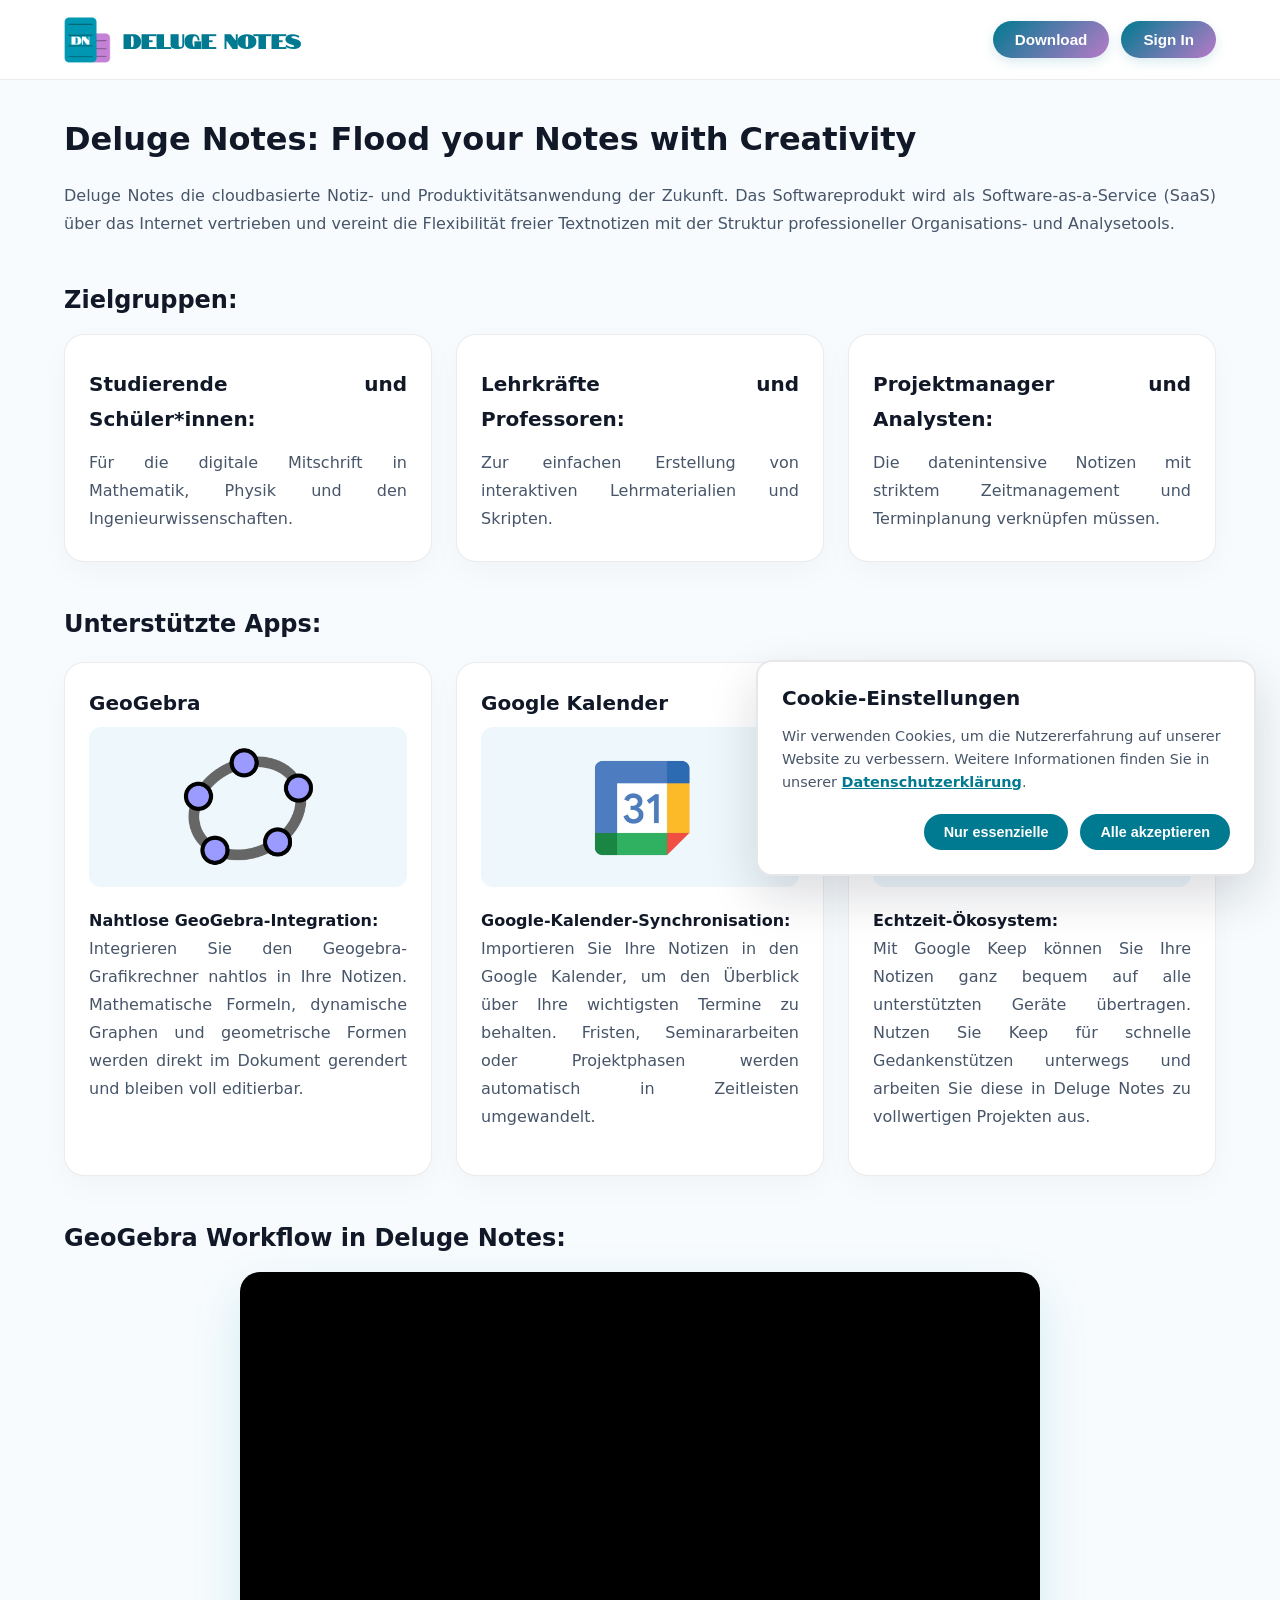
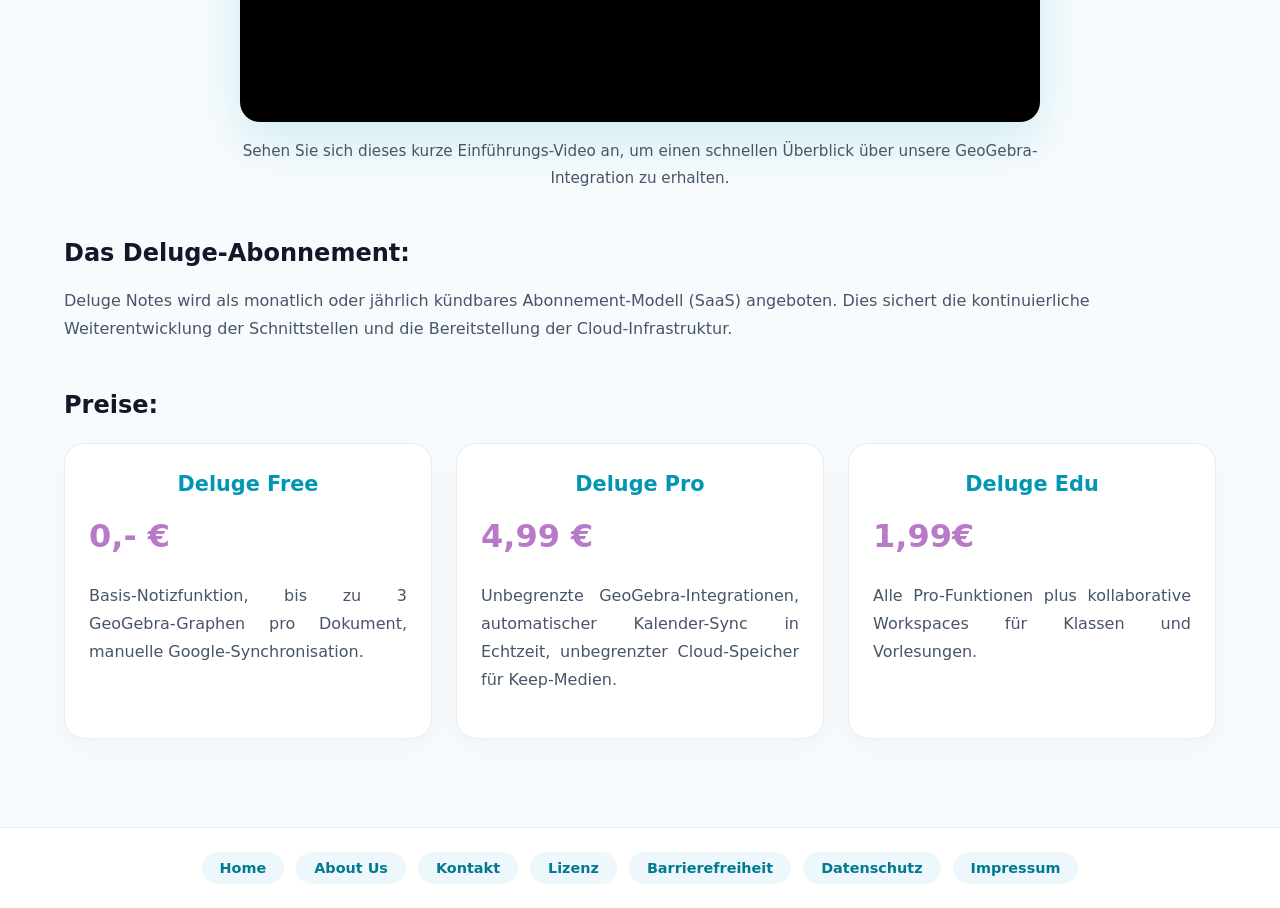
<file: index.html>
<!doctype html>
<html lang="de">
  <head>
    <meta charset="UTF-8" />
    <meta name="viewport" content="width=device-width, initial-scale=1.0" />
    <title>Deluge Notes</title>
    <link rel="stylesheet" href="style.css" />
  </head>
  <body>
    <header>
      <div class="header-inner">
        <a href="index.html" class="logo" aria-label="Deluge Notes Startseite">
          <img src="Logo.png" alt="Deluge Notes Logo" />
          <span>Deluge Notes</span>
        </a>
        <div class="header-actions">
          <button type="button">Download</button>
          <button type="button">Sign In</button>
        </div>
      </div>
    </header>

    <main>
      <h1>Deluge Notes: Flood your Notes with Creativity</h1>

      <section class="intro-section">
        <p>
          Deluge Notes die cloudbasierte Notiz- und Produktivitätsanwendung der
          Zukunft. Das Softwareprodukt wird als Software-as-a-Service (SaaS)
          über das Internet vertrieben und vereint die Flexibilität freier
          Textnotizen mit der Struktur professioneller Organisations- und
          Analysetools.
        </p>
      </section>

      <section class="feature-section">
        <h2 class="video-title">Zielgruppen:</h2>
        <ul class="feature-list">
          <li>
            <strong>Studierende und Schüler*innen:</strong> Für die digitale
            Mitschrift in Mathematik, Physik und den Ingenieurwissenschaften.
          </li>
          <li>
            <strong>Lehrkräfte und Professoren:</strong> Zur einfachen
            Erstellung von interaktiven Lehrmaterialien und Skripten.
          </li>
          <li>
            <strong>Projektmanager und Analysten:</strong> Die datenintensive
            Notizen mit striktem Zeitmanagement und Terminplanung verknüpfen
            müssen.
          </li>
        </ul>
      </section>

      <section class="feature-section">
        <h2 class="video-title">Unterstützte Apps:</h2>
        <div class="feature-grid">
          <div class="feature-card">
            <h3>GeoGebra</h3>
            <img src="GGB.png" alt="GeoGebra Logo" />
            <p>
              <strong>Nahtlose GeoGebra-Integration:</strong> Integrieren Sie
              den Geogebra-Grafikrechner nahtlos in Ihre Notizen. Mathematische
              Formeln, dynamische Graphen und geometrische Formen werden direkt
              im Dokument gerendert und bleiben voll editierbar.
            </p>
          </div>
          <div class="feature-card">
            <h3>Google Kalender</h3>
            <img src="GKa.png" alt="Google Kalender Logo" />
            <p>
              <strong>Google-Kalender-Synchronisation:</strong>
              Importieren Sie Ihre Notizen in den Google Kalender, um den
              Überblick über Ihre wichtigsten Termine zu behalten. Fristen,
              Seminararbeiten oder Projektphasen werden automatisch in
              Zeitleisten umgewandelt.
            </p>
          </div>
          <div class="feature-card">
            <h3>Google Keep</h3>
            <img src="GKe.png" alt="Google Keep Logo" />
            <p>
              <strong>Echtzeit-Ökosystem:</strong>
              Mit Google Keep können Sie Ihre Notizen ganz bequem auf alle
              unterstützten Geräte übertragen. Nutzen Sie Keep für schnelle
              Gedankenstützen unterwegs und arbeiten Sie diese in Deluge Notes
              zu vollwertigen Projekten aus.
            </p>
          </div>
        </div>
      </section>

      <section class="video-section">
        <h2 class="video-title">GeoGebra Workflow in Deluge Notes:</h2>
        <div class="video-container">
          <iframe
            src="https://www.youtube.com/embed/lxXBspUFkpA"
            title="GeoGebra - Dynamic Education Tools"
            allow="
              accelerometer;
              autoplay;
              clipboard-write;
              encrypted-media;
              gyroscope;
              picture-in-picture;
              web-share;
            "
            referrerpolicy="strict-origin-when-cross-origin"
            allowfullscreen
          ></iframe>
        </div>
        <p class="video-caption">
          Sehen Sie sich dieses kurze Einführungs-Video an, um einen schnellen
          Überblick über unsere GeoGebra-Integration zu erhalten.
        </p>
      </section>

      <section class="feature-section">
        <h2 class="video-title">Das Deluge-Abonnement:</h2>
        <p>
          Deluge Notes wird als monatlich oder jährlich kündbares
          Abonnement-Modell (SaaS) angeboten. Dies sichert die kontinuierliche
          Weiterentwicklung der Schnittstellen und die Bereitstellung der
          Cloud-Infrastruktur.
        </p>
      </section>

      <section class="feature-section pricing-section">
        <h2 class="video-title">Preise:</h2>
        <div class="pricing-grid">
          <div class="pricing-card">
            <h3>Deluge Free</h3>
            <p class="pricing-value">0,- €</p>
            <p>
              Basis-Notizfunktion, bis zu 3 GeoGebra-Graphen pro Dokument,
              manuelle Google-Synchronisation.
            </p>
          </div>
          <div class="pricing-card">
            <h3>Deluge Pro</h3>
            <p class="pricing-value">4,99 €</p>
            <p>
              Unbegrenzte GeoGebra-Integrationen, automatischer Kalender-Sync in
              Echtzeit, unbegrenzter Cloud-Speicher für Keep-Medien.
            </p>
          </div>
          <div class="pricing-card">
            <h3>Deluge Edu</h3>
            <p class="pricing-value">1,99€</p>
            <p>
              Alle Pro-Funktionen plus kollaborative Workspaces für Klassen und
              Vorlesungen.
            </p>
          </div>
        </div>
      </section>
    </main>

    <footer>
      <nav class="footer-nav" aria-label="Fußzeilen-Navigation">
        <a href="index.html">Home</a>
        <a href="about-us.html">About Us</a>
        <a href="kontakt.html">Kontakt</a>
        <a href="lizenz.html">Lizenz</a>
        <a href="barrierefreiheitserklaerung.html">Barrierefreiheit</a>
        <a href="datenschutz.html">Datenschutz</a>
        <a href="impressum.html">Impressum</a>
      </nav>
    </footer>

    <div
      id="cookie-banner"
      class="cookie-popup"
      role="dialog"
      aria-labelledby="cookie-title"
      aria-describedby="cookie-desc"
      aria-hidden="false"
    >
      <div class="cookie-popup-content">
        <h2 id="cookie-title">Cookie-Einstellungen</h2>
        <p id="cookie-desc">
          Wir verwenden Cookies, um die Nutzererfahrung auf unserer Website zu
          verbessern. Weitere Informationen finden Sie in unserer
          <a href="datenschutz.html">Datenschutzerklärung</a>.
        </p>
        <div class="cookie-popup-actions">
          <button
            type="button"
            class="btn-cookie-primary"
            onclick="dismissCookieBanner()"
          >
            Nur essenzielle
          </button>
          <button
            type="button"
            class="btn-cookie-primary"
            onclick="dismissCookieBanner()"
          >
            Alle akzeptieren
          </button>
        </div>
      </div>
    </div>

    <script>
      function dismissCookieBanner() {
        const banner = document.getElementById("cookie-banner");
        if (banner) {
          banner.style.display = "none";
          banner.setAttribute("aria-hidden", "true");
        }
      }
    </script>
  </body>
</html>
</file>
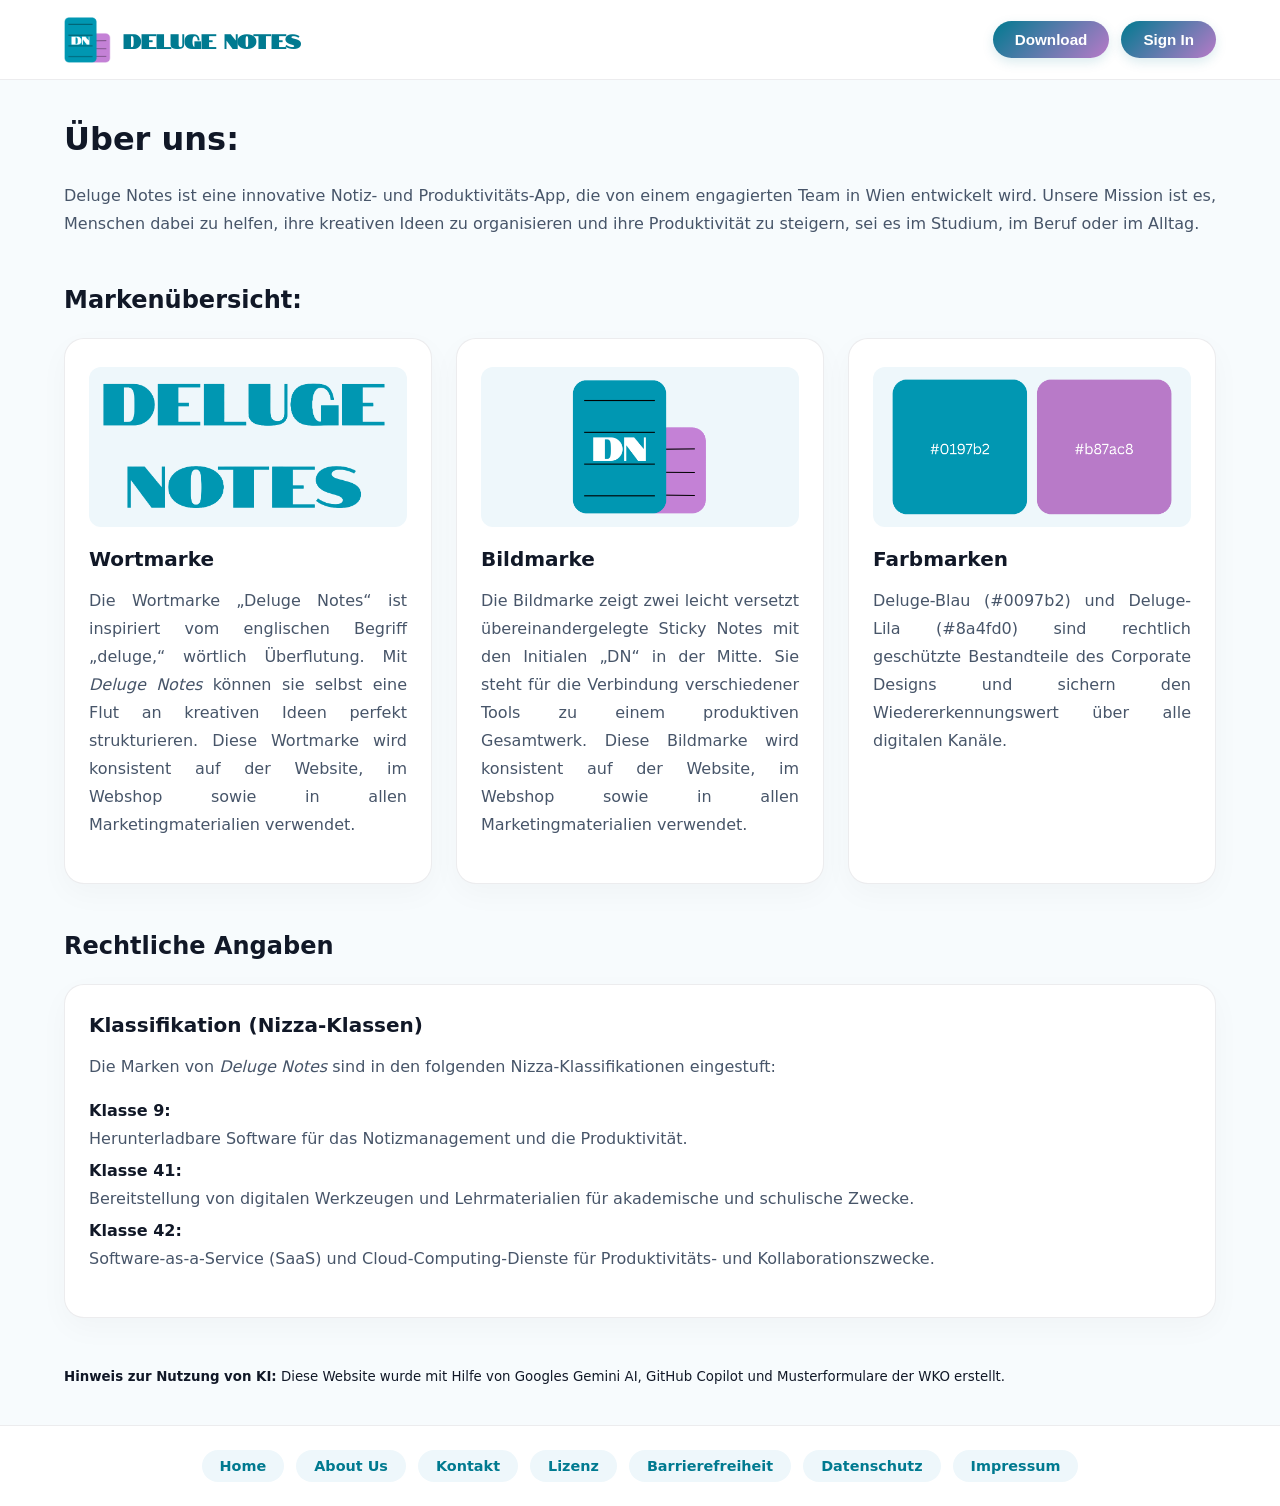
<file: about-us.html>
<!doctype html>
<html lang="de">
  <head>
    <meta charset="UTF-8" />
    <meta name="viewport" content="width=device-width, initial-scale=1.0" />
    <title>About Us - Deluge Notes</title>
    <link rel="stylesheet" href="style.css" />
  </head>
  <body>
    <header>
      <div class="header-inner">
        <a href="index.html" class="logo" aria-label="Deluge Notes Startseite">
          <img src="Logo.png" alt="Deluge Notes Logo" />
          <span>Deluge Notes</span>
        </a>
        <div class="header-actions">
          <button type="button">Download</button>
          <button type="button">Sign In</button>
        </div>
      </div>
    </header>

    <main>
      <h1>Über uns:</h1>

      <section class="intro-section">
        <p>
          Deluge Notes ist eine innovative Notiz- und Produktivitäts-App, die
          von einem engagierten Team in Wien entwickelt wird. Unsere Mission ist
          es, Menschen dabei zu helfen, ihre kreativen Ideen zu organisieren und
          ihre Produktivität zu steigern, sei es im Studium, im Beruf oder im
          Alltag.
        </p>
      </section>

      <section class="feature-section">
        <h2 class="video-title">Markenübersicht:</h2>
        <div class="feature-grid">
          <div class="feature-card">
            <img src="Wortmarke.png" alt="Deluge Notes Wortmarke Schriftzug" />
            <h3>Wortmarke</h3>
            <p>
              Die Wortmarke „Deluge Notes“ ist inspiriert vom englischen Begriff
              „deluge,“ wörtlich Überflutung. Mit <em>Deluge Notes</em> können
              sie selbst eine Flut an kreativen Ideen perfekt strukturieren.
              Diese Wortmarke wird konsistent auf der Website, im Webshop sowie
              in allen Marketingmaterialien verwendet.
            </p>
          </div>
          <div class="feature-card">
            <img
              src="Bildmarke.png"
              alt="Deluge Notes Bildmarke mit zwei versetzten Sticky Notes und den Initialen DN"
            />
            <h3>Bildmarke</h3>
            <p>
              Die Bildmarke zeigt zwei leicht versetzt übereinandergelegte
              Sticky Notes mit den Initialen „DN“ in der Mitte. Sie steht für
              die Verbindung verschiedener Tools zu einem produktiven
              Gesamtwerk. Diese Bildmarke wird konsistent auf der Website, im
              Webshop sowie in allen Marketingmaterialien verwendet.
            </p>
          </div>
          <div class="feature-card">
            <img
              src="Farbmarken.png"
              alt="Corporate Design Farbmarken Deluge-Blau und Deluge-Lila"
            />
            <h3>Farbmarken</h3>
            <p>
              Deluge-Blau (#0097b2) und Deluge-Lila (#8a4fd0) sind rechtlich
              geschützte Bestandteile des Corporate Designs und sichern den
              Wiedererkennungswert über alle digitalen Kanäle.
            </p>
          </div>
        </div>
      </section>

      <section class="feature-section">
        <h2 class="video-title">Rechtliche Angaben</h2>
        <div class="feature-grid">
          <div class="feature-card">
            <h3>Klassifikation (Nizza-Klassen)</h3>
            <p>
              Die Marken von <em>Deluge Notes</em> sind in den folgenden
              Nizza-Klassifikationen eingestuft:
            </p>
            <p>
              <strong>Klasse 9:</strong> Herunterladbare Software für das
              Notizmanagement und die Produktivität.<br />
              <strong>Klasse 41:</strong> Bereitstellung von digitalen
              Werkzeugen und Lehrmaterialien für akademische und schulische
              Zwecke.<br />
              <strong>Klasse 42:</strong> Software-as-a-Service (SaaS) und
              Cloud-Computing-Dienste für Produktivitäts- und
              Kollaborationszwecke.
            </p>
          </div>
        </div>
      </section>

      <div class="ki-hinweis">
        <small>
          <strong>Hinweis zur Nutzung von KI:</strong> Diese Website wurde mit
          Hilfe von Googles Gemini AI, GitHub Copilot und Musterformulare der
          WKO erstellt.
        </small>
      </div>
    </main>

    <footer>
      <nav class="footer-nav" aria-label="Fußzeilen-Navigation">
        <a href="index.html">Home</a>
        <a href="about-us.html">About Us</a>
        <a href="kontakt.html">Kontakt</a>
        <a href="lizenz.html">Lizenz</a>
        <a href="barrierefreiheitserklaerung.html">Barrierefreiheit</a>
        <a href="datenschutz.html">Datenschutz</a>
        <a href="impressum.html">Impressum</a>
      </nav>
    </footer>
  </body>
</html>
</file>
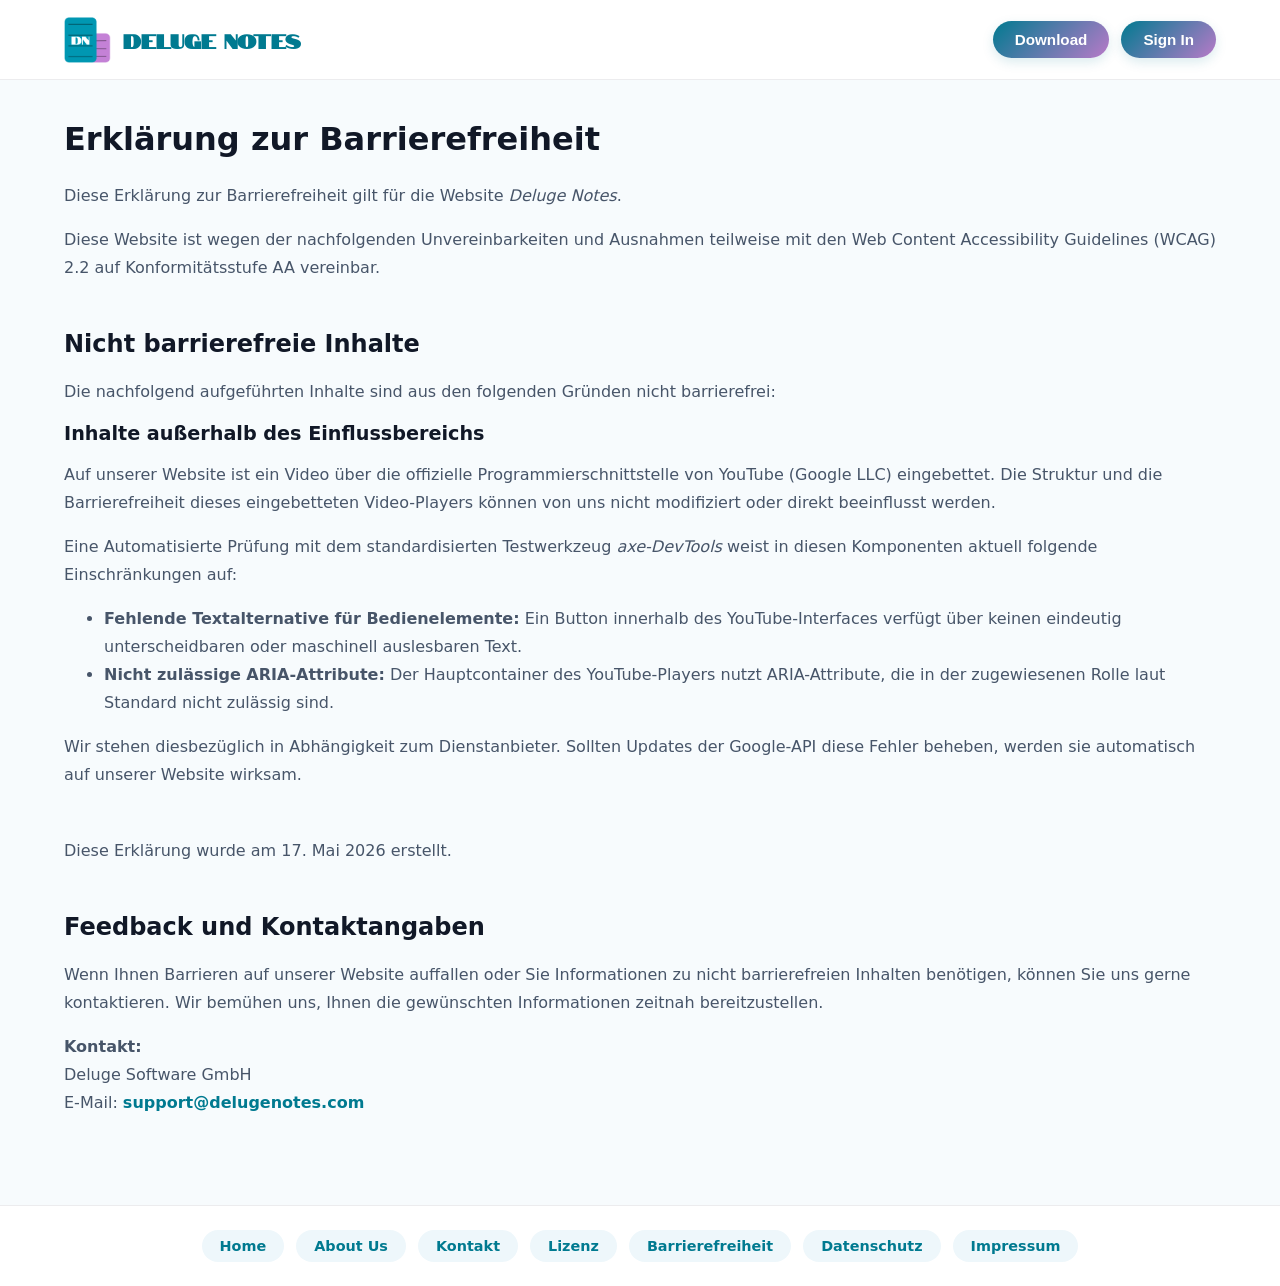
<file: barrierefreiheitserklaerung.html>
<!doctype html>
<html lang="de">
  <head>
    <meta charset="UTF-8" />
    <meta name="viewport" content="width=device-width, initial-scale=1.0" />
    <title>Erklärung zur Barrierefreiheit - Deluge Notes</title>
    <link rel="stylesheet" href="style.css" />
  </head>
  <body>
    <header>
      <div class="header-inner">
        <a href="index.html" class="logo" aria-label="Deluge Notes Startseite">
          <img src="Logo.png" alt="Deluge Notes Logo" />
          <span>Deluge Notes</span>
        </a>
        <div class="header-actions">
          <button type="button">Download</button>
          <button type="button">Sign In</button>
        </div>
      </div>
    </header>

    <main>
      <h1>Erklärung zur Barrierefreiheit</h1>

      <section class="intro-section">
        <p>
          Diese Erklärung zur Barrierefreiheit gilt für die Website
          <em>Deluge Notes</em>.
        </p>
        <p>
          Diese Website ist wegen der nachfolgenden Unvereinbarkeiten und
          Ausnahmen teilweise mit den Web Content Accessibility Guidelines
          (WCAG) 2.2 auf Konformitätsstufe AA vereinbar.
        </p>
      </section>
      <section class="feature-section">
        <h2>Nicht barrierefreie Inhalte</h2>
        <p>
          Die nachfolgend aufgeführten Inhalte sind aus den folgenden Gründen
          nicht barrierefrei:
        </p>

        <h3>Inhalte außerhalb des Einflussbereichs</h3>
        <p>
          Auf unserer Website ist ein Video über die offizielle
          Programmierschnittstelle von YouTube (Google LLC) eingebettet. Die
          Struktur und die Barrierefreiheit dieses eingebetteten Video-Players
          können von uns nicht modifiziert oder direkt beeinflusst werden.
        </p>
        <p>
          Eine Automatisierte Prüfung mit dem standardisierten Testwerkzeug
          <em>axe-DevTools</em> weist in diesen Komponenten aktuell folgende
          Einschränkungen auf:
        </p>
        <ul>
          <li>
            <strong>Fehlende Textalternative für Bedienelemente:</strong> Ein
            Button innerhalb des YouTube-Interfaces verfügt über keinen
            eindeutig unterscheidbaren oder maschinell auslesbaren Text.
          </li>
          <li>
            <strong>Nicht zulässige ARIA-Attribute:</strong> Der Hauptcontainer
            des YouTube-Players nutzt ARIA-Attribute, die in der zugewiesenen
            Rolle laut Standard nicht zulässig sind.
          </li>
        </ul>
        <p>
          Wir stehen diesbezüglich in Abhängigkeit zum Dienstanbieter. Sollten
          Updates der Google-API diese Fehler beheben, werden sie automatisch
          auf unserer Website wirksam.
        </p>
      </section>

      <section class="feature-section">
        <p>Diese Erklärung wurde am 17. Mai 2026 erstellt.</p>
      </section>

      <section class="feature-section">
        <h2>Feedback und Kontaktangaben</h2>
        <p>
          Wenn Ihnen Barrieren auf unserer Website auffallen oder Sie
          Informationen zu nicht barrierefreien Inhalten benötigen, können Sie
          uns gerne kontaktieren. Wir bemühen uns, Ihnen die gewünschten
          Informationen zeitnah bereitzustellen.
        </p>
        <p>
          <strong>Kontakt:</strong><br />
          Deluge Software GmbH<br />
          E-Mail:
          <a href="mailto:support@delugenotes.com">support@delugenotes.com</a>
        </p>
      </section>
    </main>

    <footer>
      <nav class="footer-nav" aria-label="Fußzeilen-Navigation">
        <a href="index.html">Home</a>
        <a href="about-us.html">About Us</a>
        <a href="kontakt.html">Kontakt</a>
        <a href="lizenz.html">Lizenz</a>
        <a href="barrierefreiheitserklaerung.html">Barrierefreiheit</a>
        <a href="datenschutz.html">Datenschutz</a>
        <a href="impressum.html">Impressum</a>
      </nav>
    </footer>
  </body>
</html>
</file>
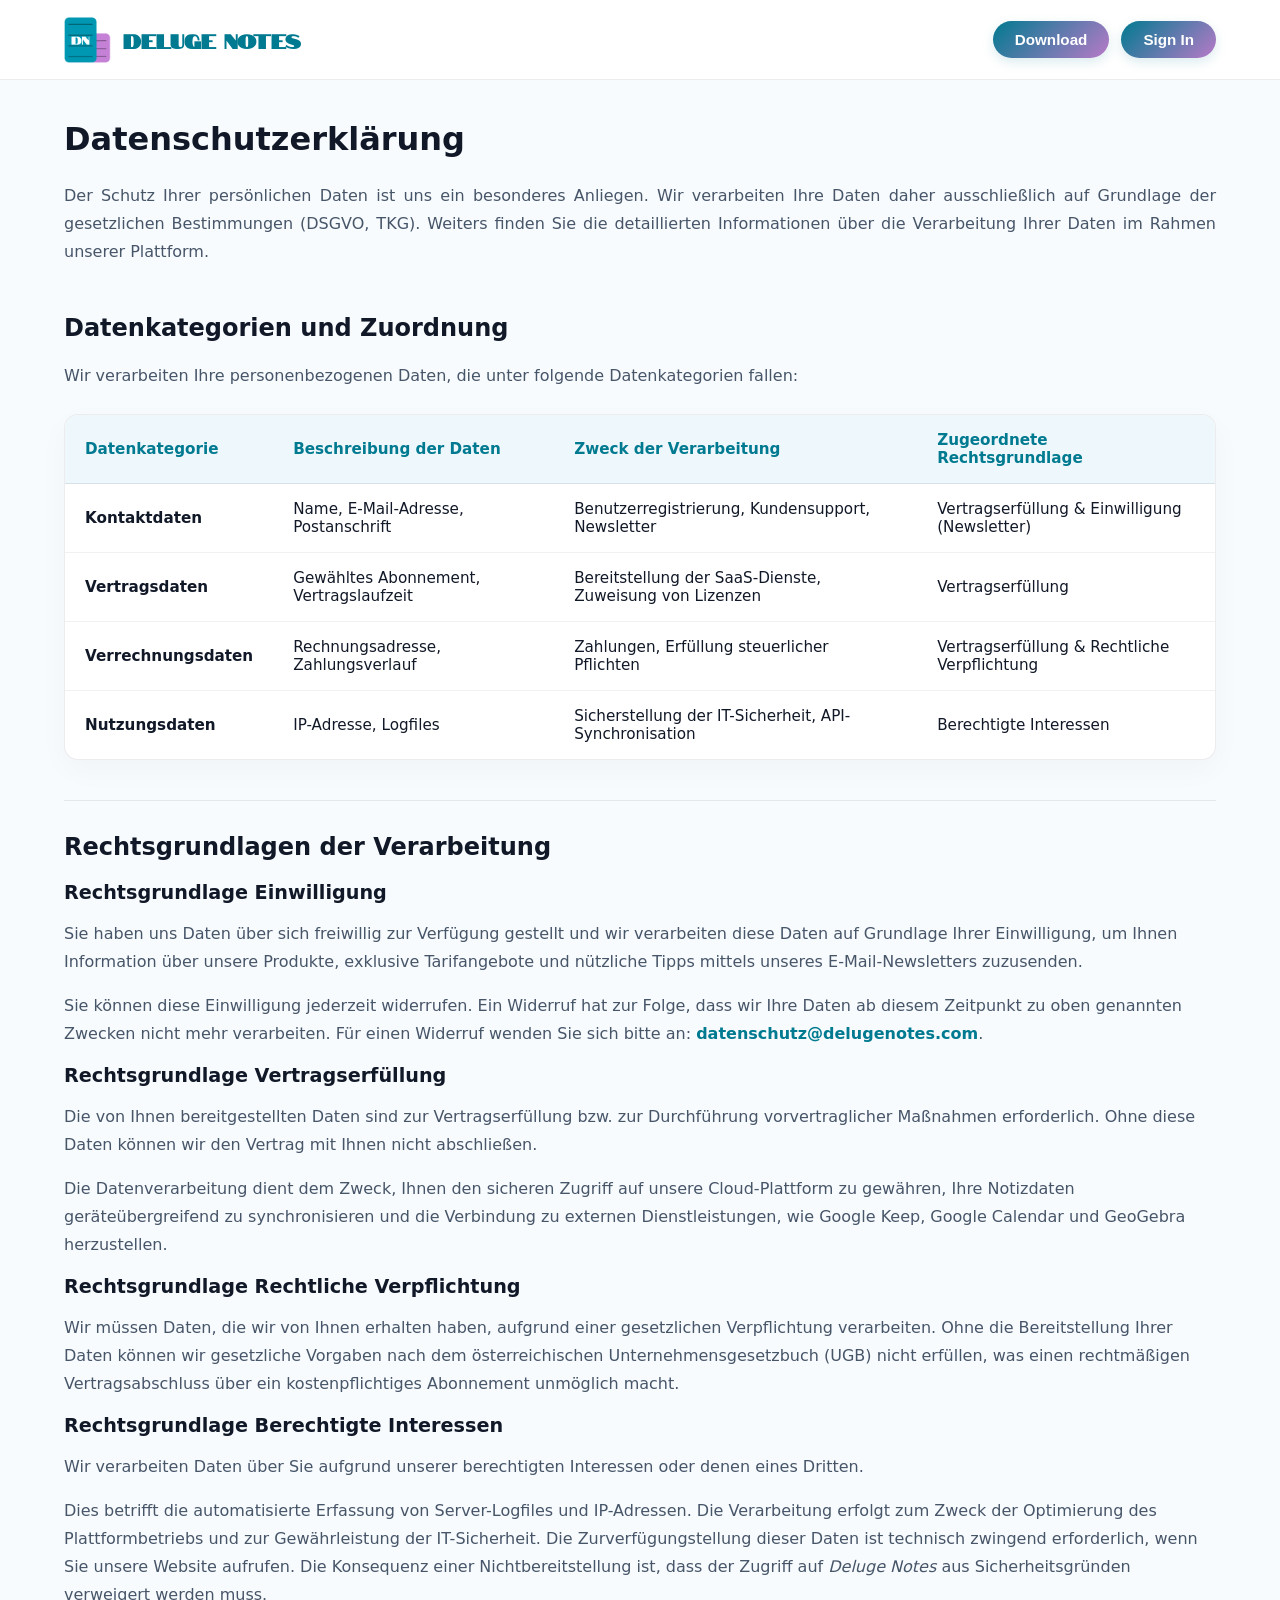
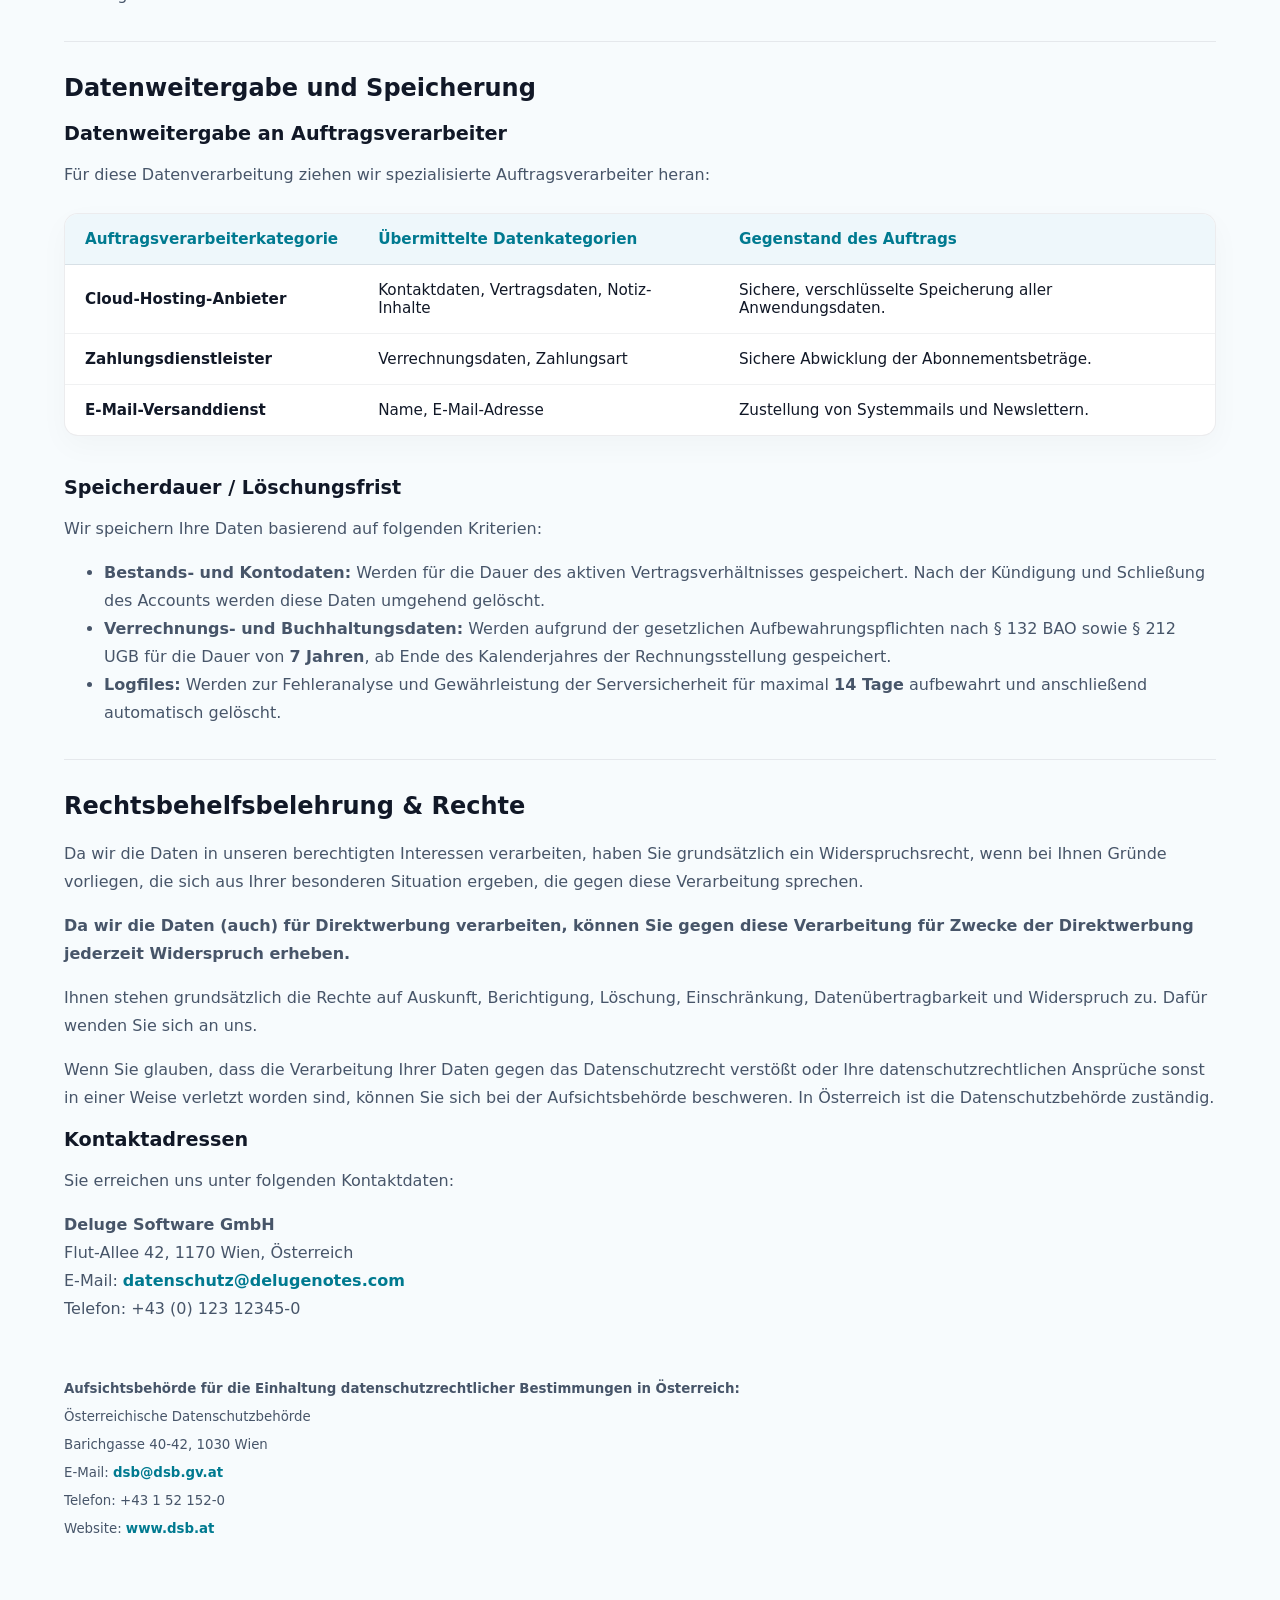
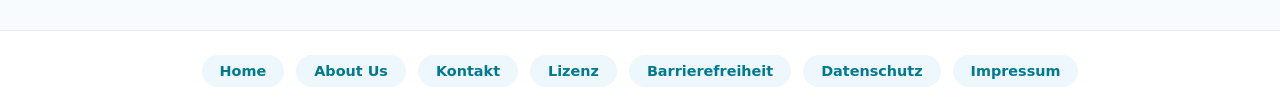
<file: datenschutz.html>
<!doctype html>
<html lang="de">
  <head>
    <meta charset="UTF-8" />
    <meta name="viewport" content="width=device-width, initial-scale=1.0" />
    <title>Datenschutzerklärung - Deluge Notes</title>
    <link rel="stylesheet" href="style.css" />
  </head>
  <body>
    <header>
      <div class="header-inner">
        <a href="index.html" class="logo" aria-label="Deluge Notes Startseite">
          <img src="Logo.png" alt="Deluge Notes Logo" />
          <span>Deluge Notes</span>
        </a>
        <div class="header-actions">
          <button type="button">Download</button>
          <button type="button">Sign In</button>
        </div>
      </div>
    </header>

    <main>
      <h1>Datenschutzerklärung</h1>
      <section class="intro-section">
        <p>
          Der Schutz Ihrer persönlichen Daten ist uns ein besonderes Anliegen.
          Wir verarbeiten Ihre Daten daher ausschließlich auf Grundlage der
          gesetzlichen Bestimmungen (DSGVO, TKG). Weiters finden Sie die
          detaillierten Informationen über die Verarbeitung Ihrer Daten im
          Rahmen unserer Plattform.
        </p>
      </section>

      <section class="feature-section privacy-section">
        <h2 class="video-title">Datenkategorien und Zuordnung</h2>
        <p>
          Wir verarbeiten Ihre personenbezogenen Daten, die unter folgende
          Datenkategorien fallen:
        </p>

        <table class="privacy-table">
          <thead>
            <tr>
              <th>Datenkategorie</th>
              <th>Beschreibung der Daten</th>
              <th>Zweck der Verarbeitung</th>
              <th>Zugeordnete Rechtsgrundlage</th>
            </tr>
          </thead>
          <tbody>
            <tr>
              <td data-label="Datenkategorie"><strong>Kontaktdaten</strong></td>
              <td data-label="Beschreibung">
                Name, E-Mail-Adresse, Postanschrift
              </td>
              <td data-label="Zweck">
                Benutzerregistrierung, Kundensupport, Newsletter
              </td>
              <td data-label="Rechtsgrundlage">
                Vertragserfüllung &amp; Einwilligung (Newsletter)
              </td>
            </tr>
            <tr>
              <td data-label="Datenkategorie">
                <strong>Vertragsdaten</strong>
              </td>
              <td data-label="Beschreibung">
                Gewähltes Abonnement, Vertragslaufzeit
              </td>
              <td data-label="Zweck">
                Bereitstellung der SaaS-Dienste, Zuweisung von Lizenzen
              </td>
              <td data-label="Rechtsgrundlage">Vertragserfüllung</td>
            </tr>
            <tr>
              <td data-label="Datenkategorie">
                <strong>Verrechnungsdaten</strong>
              </td>
              <td data-label="Beschreibung">
                Rechnungsadresse, Zahlungsverlauf
              </td>
              <td data-label="Zweck">
                Zahlungen, Erfüllung steuerlicher Pflichten
              </td>
              <td data-label="Rechtsgrundlage">
                Vertragserfüllung &amp; Rechtliche Verpflichtung
              </td>
            </tr>
            <tr>
              <td data-label="Datenkategorie">
                <strong>Nutzungsdaten</strong>
              </td>
              <td data-label="Beschreibung">IP-Adresse, Logfiles</td>
              <td data-label="Zweck">
                Sicherstellung der IT-Sicherheit, API-Synchronisation
              </td>
              <td data-label="Rechtsgrundlage">Berechtigte Interessen</td>
            </tr>
          </tbody>
        </table>

        <hr
          style="
            border: 0;
            border-top: 1px solid rgba(15, 23, 42, 0.08);
            margin: 32px 0;
          "
        />

        <h2 class="video-title">Rechtsgrundlagen der Verarbeitung</h2>

        <h3>Rechtsgrundlage Einwilligung</h3>
        <p>
          Sie haben uns Daten über sich freiwillig zur Verfügung gestellt und
          wir verarbeiten diese Daten auf Grundlage Ihrer Einwilligung, um Ihnen
          Information über unsere Produkte, exklusive Tarifangebote und
          nützliche Tipps mittels unseres E-Mail-Newsletters zuzusenden.
        </p>
        <p>
          Sie können diese Einwilligung jederzeit widerrufen. Ein Widerruf hat
          zur Folge, dass wir Ihre Daten ab diesem Zeitpunkt zu oben genannten
          Zwecken nicht mehr verarbeiten. Für einen Widerruf wenden Sie sich
          bitte an:
          <a
            href="mailto:datenschutz@delugenotes.com"
            style="color: #007a90; font-weight: bold"
            >datenschutz@delugenotes.com</a
          >.
        </p>

        <h3>Rechtsgrundlage Vertragserfüllung</h3>
        <p>
          Die von Ihnen bereitgestellten Daten sind zur Vertragserfüllung bzw.
          zur Durchführung vorvertraglicher Maßnahmen erforderlich. Ohne diese
          Daten können wir den Vertrag mit Ihnen nicht abschließen.
        </p>
        <p>
          Die Datenverarbeitung dient dem Zweck, Ihnen den sicheren Zugriff auf
          unsere Cloud-Plattform zu gewähren, Ihre Notizdaten geräteübergreifend
          zu synchronisieren und die Verbindung zu externen Dienstleistungen,
          wie Google Keep, Google Calendar und GeoGebra herzustellen.
        </p>

        <h3>Rechtsgrundlage Rechtliche Verpflichtung</h3>
        <p>
          Wir müssen Daten, die wir von Ihnen erhalten haben, aufgrund einer
          gesetzlichen Verpflichtung verarbeiten. Ohne die Bereitstellung Ihrer
          Daten können wir gesetzliche Vorgaben nach dem österreichischen
          Unternehmensgesetzbuch (UGB) nicht erfüllen, was einen rechtmäßigen
          Vertragsabschluss über ein kostenpflichtiges Abonnement unmöglich
          macht.
        </p>

        <h3>Rechtsgrundlage Berechtigte Interessen</h3>
        <p>
          Wir verarbeiten Daten über Sie aufgrund unserer berechtigten
          Interessen oder denen eines Dritten.
        </p>
        <p>
          Dies betrifft die automatisierte Erfassung von Server-Logfiles und
          IP-Adressen. Die Verarbeitung erfolgt zum Zweck der Optimierung des
          Plattformbetriebs und zur Gewährleistung der IT-Sicherheit. Die
          Zurverfügungstellung dieser Daten ist technisch zwingend erforderlich,
          wenn Sie unsere Website aufrufen. Die Konsequenz einer
          Nichtbereitstellung ist, dass der Zugriff auf
          <em>Deluge Notes</em> aus Sicherheitsgründen verweigert werden muss.
        </p>

        <hr
          style="
            border: 0;
            border-top: 1px solid rgba(15, 23, 42, 0.08);
            margin: 32px 0;
          "
        />

        <h2 class="video-title">Datenweitergabe und Speicherung</h2>

        <h3>Datenweitergabe an Auftragsverarbeiter</h3>
        <p>
          Für diese Datenverarbeitung ziehen wir spezialisierte
          Auftragsverarbeiter heran:
        </p>

        <table class="privacy-table">
          <thead>
            <tr>
              <th>Auftragsverarbeiterkategorie</th>
              <th>Übermittelte Datenkategorien</th>
              <th>Gegenstand des Auftrags</th>
            </tr>
          </thead>
          <tbody>
            <tr>
              <td data-label="Kategorie">
                <strong>Cloud-Hosting-Anbieter</strong>
              </td>
              <td data-label="Datenkategorien">
                Kontaktdaten, Vertragsdaten, Notiz-Inhalte
              </td>
              <td data-label="Gegenstand">
                Sichere, verschlüsselte Speicherung aller Anwendungsdaten.
              </td>
            </tr>
            <tr>
              <td data-label="Kategorie">
                <strong>Zahlungsdienstleister</strong>
              </td>
              <td data-label="Datenkategorien">
                Verrechnungsdaten, Zahlungsart
              </td>
              <td data-label="Gegenstand">
                Sichere Abwicklung der Abonnementsbeträge.
              </td>
            </tr>
            <tr>
              <td data-label="Kategorie">
                <strong>E-Mail-Versanddienst</strong>
              </td>
              <td data-label="Datenkategorien">Name, E-Mail-Adresse</td>
              <td data-label="Gegenstand">
                Zustellung von Systemmails und Newslettern.
              </td>
            </tr>
          </tbody>
        </table>

        <h3>Speicherdauer / Löschungsfrist</h3>
        <p>Wir speichern Ihre Daten basierend auf folgenden Kriterien:</p>
        <ul>
          <li>
            <strong>Bestands- und Kontodaten:</strong> Werden für die Dauer des
            aktiven Vertragsverhältnisses gespeichert. Nach der Kündigung und
            Schließung des Accounts werden diese Daten umgehend gelöscht.
          </li>
          <li>
            <strong>Verrechnungs- und Buchhaltungsdaten:</strong> Werden
            aufgrund der gesetzlichen Aufbewahrungspflichten nach § 132 BAO
            sowie § 212 UGB für die Dauer von <strong>7 Jahren</strong>, ab Ende
            des Kalenderjahres der Rechnungsstellung gespeichert.
          </li>
          <li>
            <strong>Logfiles:</strong> Werden zur Fehleranalyse und
            Gewährleistung der Serversicherheit für maximal
            <strong>14 Tage</strong> aufbewahrt und anschließend automatisch
            gelöscht.
          </li>
        </ul>

        <hr
          style="
            border: 0;
            border-top: 1px solid rgba(15, 23, 42, 0.08);
            margin: 32px 0;
          "
        />

        <h2 class="video-title">Rechtsbehelfsbelehrung &amp; Rechte</h2>
        <p>
          Da wir die Daten in unseren berechtigten Interessen verarbeiten, haben
          Sie grundsätzlich ein Widerspruchsrecht, wenn bei Ihnen Gründe
          vorliegen, die sich aus Ihrer besonderen Situation ergeben, die gegen
          diese Verarbeitung sprechen.
        </p>
        <p>
          <strong
            >Da wir die Daten (auch) für Direktwerbung verarbeiten, können Sie
            gegen diese Verarbeitung für Zwecke der Direktwerbung jederzeit
            Widerspruch erheben.</strong
          >
        </p>
        <p>
          Ihnen stehen grundsätzlich die Rechte auf Auskunft, Berichtigung,
          Löschung, Einschränkung, Datenübertragbarkeit und Widerspruch zu.
          Dafür wenden Sie sich an uns.
        </p>
        <p>
          Wenn Sie glauben, dass die Verarbeitung Ihrer Daten gegen das
          Datenschutzrecht verstößt oder Ihre datenschutzrechtlichen Ansprüche
          sonst in einer Weise verletzt worden sind, können Sie sich bei der
          Aufsichtsbehörde beschweren. In Österreich ist die Datenschutzbehörde
          zuständig.
        </p>

        <h3>Kontaktadressen</h3>
        <p>Sie erreichen uns unter folgenden Kontaktdaten:</p>
        <p>
          <strong>Deluge Software GmbH</strong><br />
          Flut-Allee 42, 1170 Wien, Österreich<br />
          E-Mail:
          <a
            href="mailto:datenschutz@delugenotes.com"
            style="color: #007a90; font-weight: bold"
            >datenschutz@delugenotes.com</a
          ><br />
          Telefon: +43 (0) 123 12345-0
        </p>

        <br />
        <p>
          <small>
            <strong
              >Aufsichtsbehörde für die Einhaltung datenschutzrechtlicher
              Bestimmungen in Österreich:</strong
            ><br />
            Österreichische Datenschutzbehörde<br />
            Barichgasse 40-42, 1030 Wien<br />
            E-Mail:
            <a
              href="mailto:dsb@dsb.gv.at"
              style="color: #007a90; font-weight: bold"
              >dsb@dsb.gv.at</a
            ><br />
            Telefon: +43 1 52 152-0<br />
            Website:
            <a
              href="http://www.dsb.at"
              style="color: #007a90; font-weight: bold"
              >www.dsb.at</a
            >
          </small>
        </p>
      </section>
    </main>

    <footer>
      <nav class="footer-nav" aria-label="Fußzeilen-Navigation">
        <a href="index.html">Home</a>
        <a href="about-us.html">About Us</a>
        <a href="kontakt.html">Kontakt</a>
        <a href="lizenz.html">Lizenz</a>
        <a href="barrierefreiheitserklaerung.html">Barrierefreiheit</a>
        <a href="datenschutz.html">Datenschutz</a>
        <a href="impressum.html">Impressum</a>
      </nav>
    </footer>
  </body>
</html>
</file>
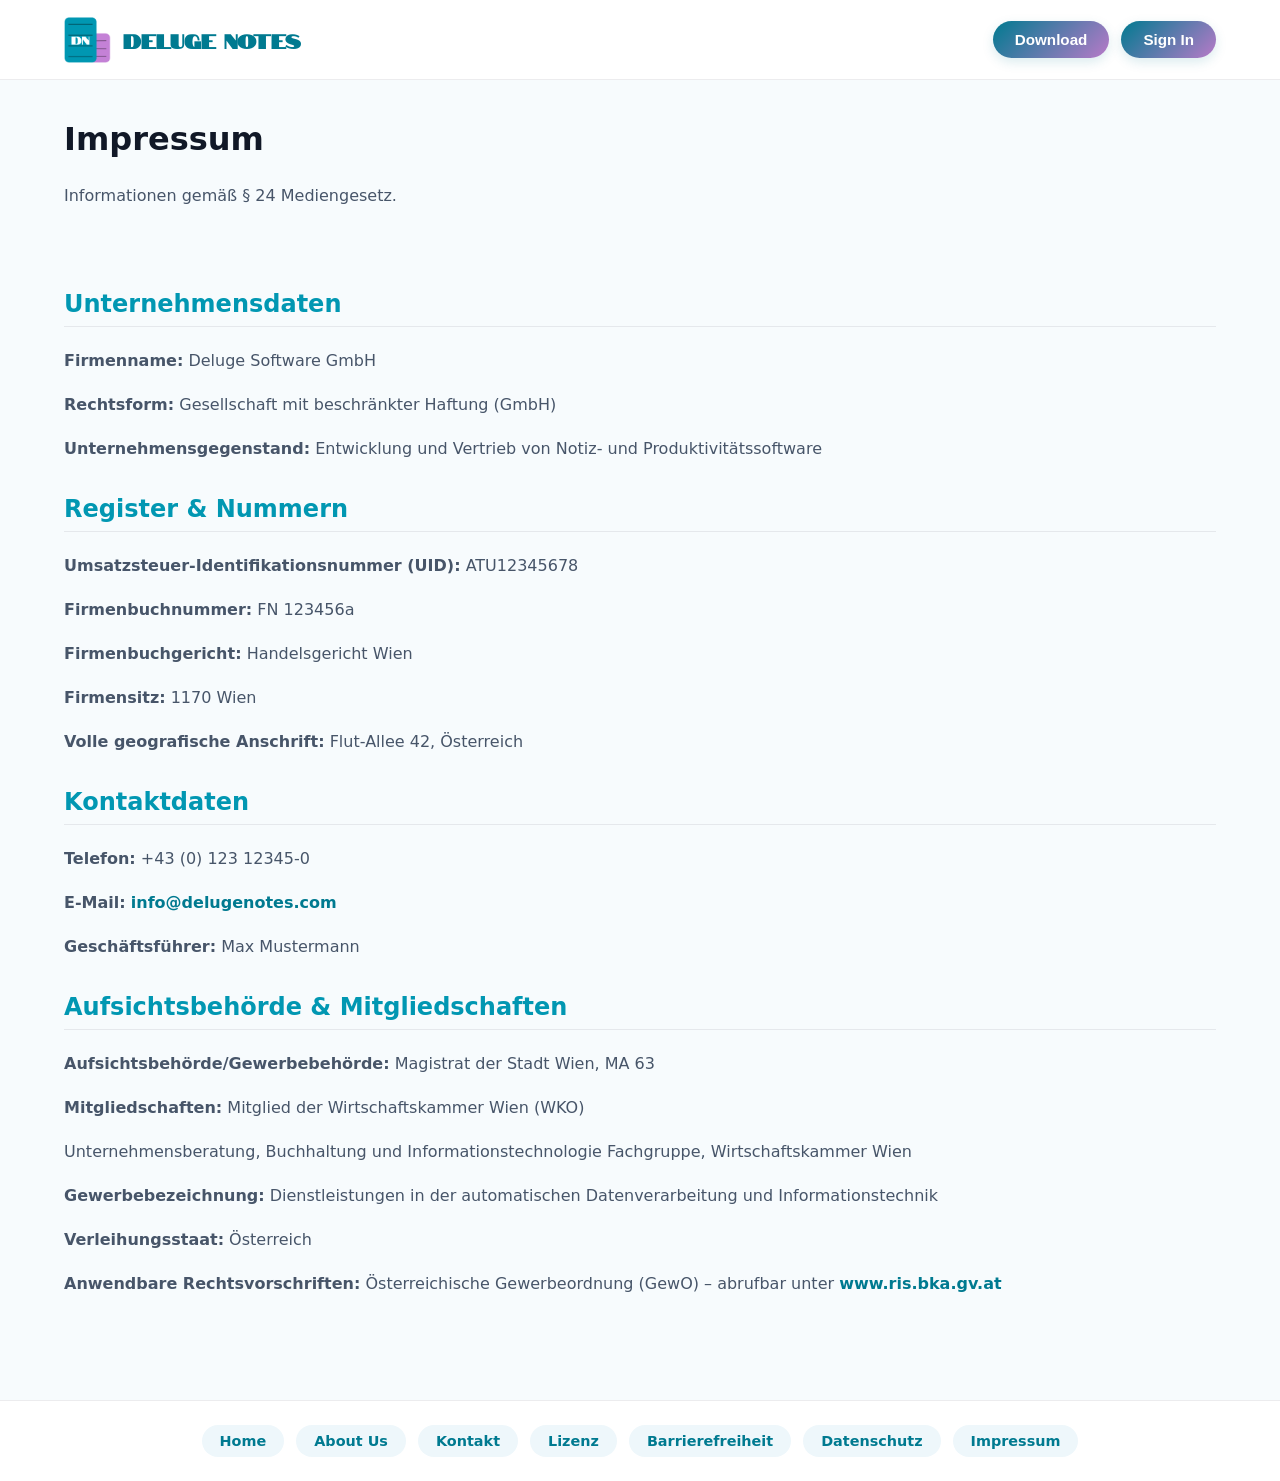
<file: impressum.html>
<!doctype html>
<html lang="de">
  <head>
    <meta charset="UTF-8" />
    <meta name="viewport" content="width=device-width, initial-scale=1.0" />
    <title>Impressum - Deluge Notes</title>
    <link rel="stylesheet" href="style.css" />
  </head>
  <body>
    <header>
      <div class="header-inner">
        <a href="index.html" class="logo" aria-label="Deluge Notes Startseite">
          <img src="Logo.png" alt="Deluge Notes Logo" />
          <span>Deluge Notes</span>
        </a>
        <div class="header-actions">
          <button type="button">Download</button>
          <button type="button">Sign In</button>
        </div>
      </div>
    </header>

    <main>
      <h1>Impressum</h1>
      <section class="intro-section">
        <p>Informationen gemäß § 24 Mediengesetz.</p>
      </section>

      <section class="feature-section">
        <div class="feature-list">
          <div class="legal-text" style="flex: 1 1 100%">
            <h2>Unternehmensdaten</h2>
            <p><strong>Firmenname:</strong> Deluge Software GmbH</p>
            <p>
              <strong>Rechtsform:</strong> Gesellschaft mit beschränkter Haftung
              (GmbH)
            </p>
            <p>
              <strong>Unternehmensgegenstand:</strong> Entwicklung und Vertrieb
              von Notiz- und Produktivitätssoftware
            </p>

            <h2>Register &amp; Nummern</h2>
            <p>
              <strong>Umsatzsteuer-Identifikationsnummer (UID):</strong>
              ATU12345678
            </p>
            <p><strong>Firmenbuchnummer:</strong> FN 123456a</p>
            <p><strong>Firmenbuchgericht:</strong> Handelsgericht Wien</p>
            <p><strong>Firmensitz:</strong> 1170 Wien</p>
            <p>
              <strong>Volle geografische Anschrift:</strong> Flut-Allee 42,
              Österreich
            </p>

            <h2>Kontaktdaten</h2>
            <p><strong>Telefon:</strong> +43 (0) 123 12345-0</p>
            <p>
              <strong>E-Mail:</strong>
              <a
                href="mailto:info@delugenotes.com"
                style="color: #007a90; font-weight: bold"
                >info@delugenotes.com</a
              >
            </p>
            <p><strong>Geschäftsführer:</strong> Max Mustermann</p>

            <h2>Aufsichtsbehörde &amp; Mitgliedschaften</h2>
            <p>
              <strong>Aufsichtsbehörde/Gewerbebehörde:</strong> Magistrat der
              Stadt Wien, MA 63
            </p>
            <p>
              <strong>Mitgliedschaften:</strong> Mitglied der Wirtschaftskammer
              Wien (WKO)
            </p>
            <p>
              Unternehmensberatung, Buchhaltung und Informationstechnologie
              Fachgruppe, Wirtschaftskammer Wien
            </p>
            <p>
              <strong>Gewerbebezeichnung:</strong> Dienstleistungen in der
              automatischen Datenverarbeitung und Informationstechnik
            </p>
            <p><strong>Verleihungsstaat:</strong> Österreich</p>
            <p>
              <strong>Anwendbare Rechtsvorschriften:</strong> Österreichische
              Gewerbeordnung (GewO) – abrufbar unter
              <a
                href="https://www.ris.bka.gv.at"
                target="_blank"
                style="color: #007a90; font-weight: bold"
                aria-label="Rechtsinformationssystem des Bundes (wird in neuem Fenster geöffnet)"
                >www.ris.bka.gv.at</a
              >
            </p>
          </div>
        </div>
      </section>
    </main>

    <footer>
      <nav class="footer-nav" aria-label="Fußzeilen-Navigation">
        <a href="index.html">Home</a>
        <a href="about-us.html">About Us</a>
        <a href="kontakt.html">Kontakt</a>
        <a href="lizenz.html">Lizenz</a>
        <a href="barrierefreiheitserklaerung.html">Barrierefreiheit</a>
        <a href="datenschutz.html">Datenschutz</a>
        <a href="impressum.html">Impressum</a>
      </nav>
    </footer>
  </body>
</html>
</file>
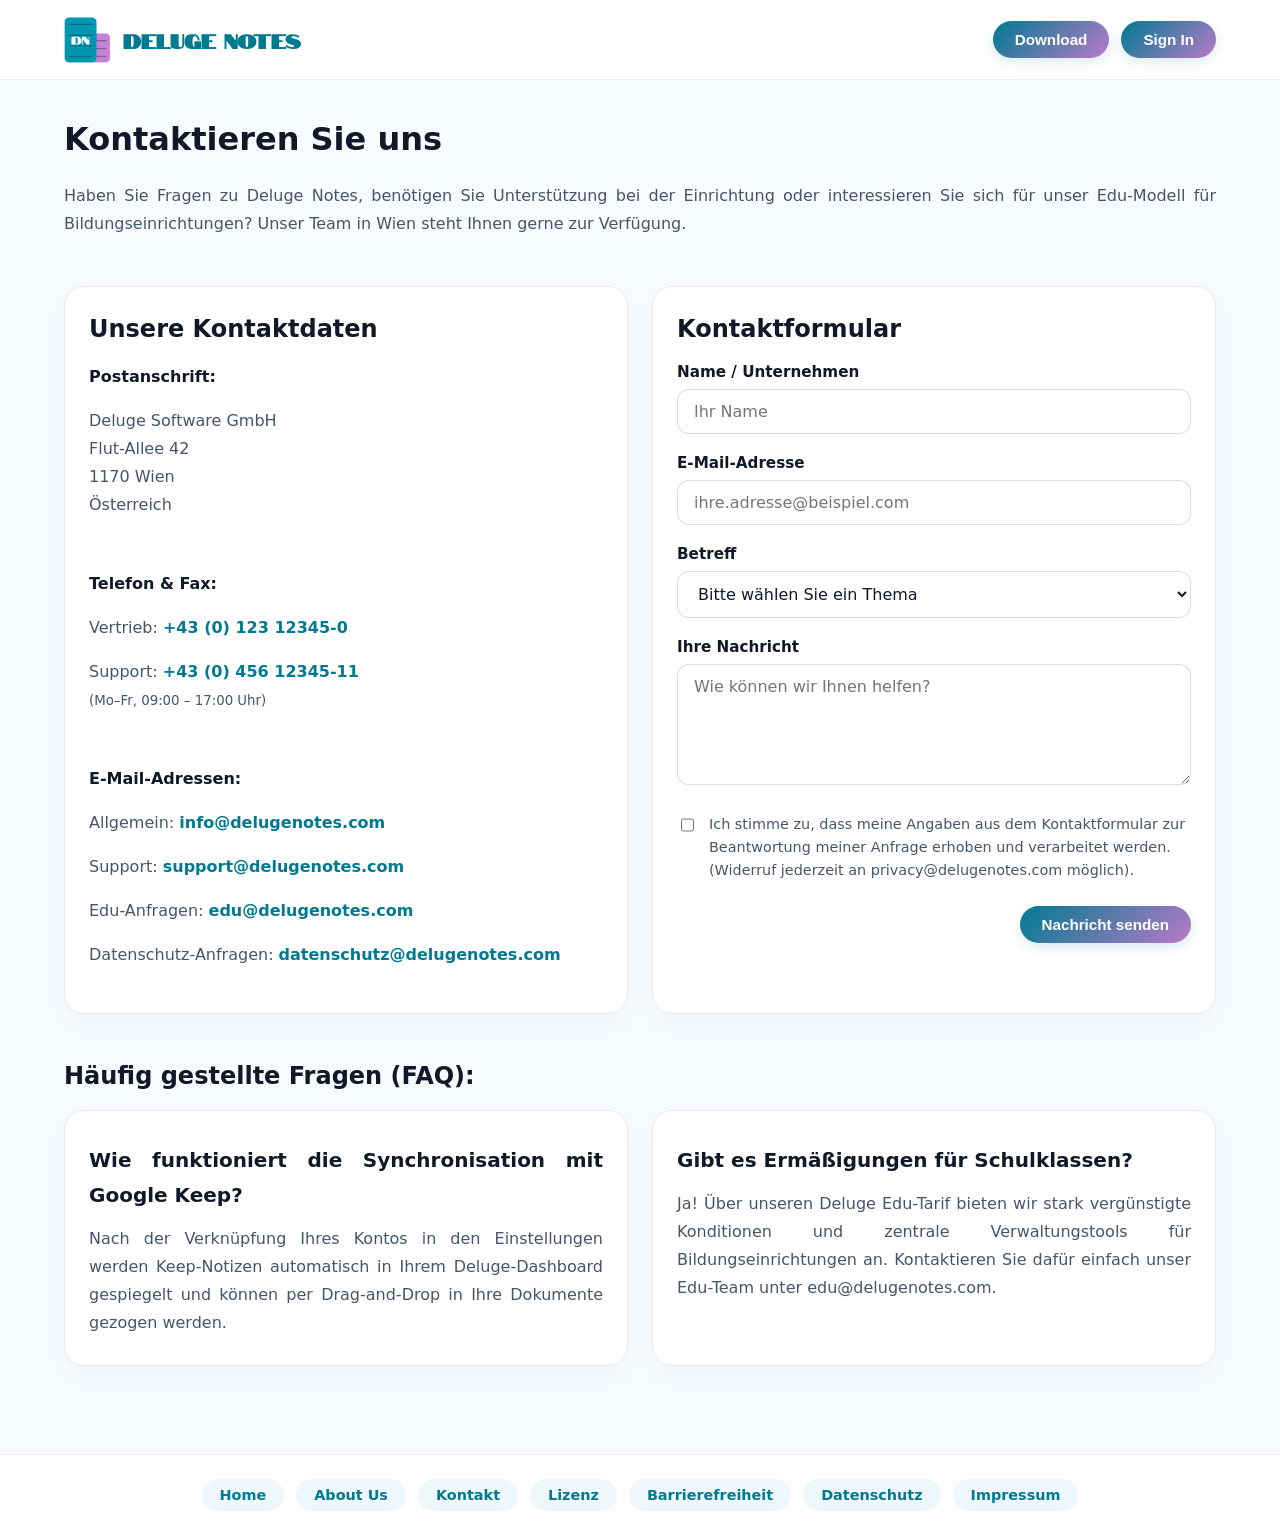
<file: kontakt.html>
<!doctype html>
<html lang="de">
  <head>
    <meta charset="UTF-8" />
    <meta name="viewport" content="width=device-width, initial-scale=1.0" />
    <title>Kontakt - Deluge Notes</title>
    <link rel="stylesheet" href="style.css" />
  </head>
  <body>
    <header>
      <div class="header-inner">
        <a href="index.html" class="logo" aria-label="Deluge Notes Startseite">
          <img src="Logo.png" alt="Deluge Notes Logo" />
          <span>Deluge Notes</span>
        </a>
        <div class="header-actions">
          <button type="button">Download</button>
          <button type="button">Sign In</button>
        </div>
      </div>
    </header>

    <main>
      <h1>Kontaktieren Sie uns</h1>

      <section class="intro-section">
        <p>
          Haben Sie Fragen zu Deluge Notes, benötigen Sie Unterstützung bei der
          Einrichtung oder interessieren Sie sich für unser Edu-Modell für
          Bildungseinrichtungen? Unser Team in Wien steht Ihnen gerne zur
          Verfügung.
        </p>
      </section>

      <section class="feature-section">
        <div class="feature-grid">
          <div class="feature-card">
            <h2>Unsere Kontaktdaten</h2>
            <div class="contact-details">
              <p><strong>Postanschrift:</strong></p>
              <p>
                Deluge Software GmbH<br />Flut-Allee 42<br />1170 Wien<br />Österreich
              </p>

              <br />
              <p><strong>Telefon &amp; Fax:</strong></p>
              <p>
                Vertrieb: <a href="tel:+43316123450">+43 (0) 123 12345-0</a>
              </p>
              <p>
                Support: <a href="tel:+433161234511">+43 (0) 456 12345-11</a>
                <br /><small>(Mo–Fr, 09:00 – 17:00 Uhr)</small>
              </p>
              <br />
              <p><strong>E-Mail-Adressen:</strong></p>
              <p>
                Allgemein:
                <a href="mailto:info@delugenotes.com">info@delugenotes.com</a>
              </p>
              <p>
                Support:
                <a href="mailto:support@delugenotes.com"
                  >support@delugenotes.com</a
                >
              </p>
              <p>
                Edu-Anfragen:
                <a href="mailto:edu@delugenotes.com">edu@delugenotes.com</a>
              </p>
              <p>
                Datenschutz-Anfragen:
                <a href="mailto:datenschutz@delugenotes.com"
                  >datenschutz@delugenotes.com</a
                >
              </p>
            </div>
          </div>

          <div class="feature-card">
            <h2>Kontaktformular</h2>
            <form action="#" method="POST">
              <div class="form-group">
                <label for="name">Name / Unternehmen</label>
                <input
                  type="text"
                  id="name"
                  name="name"
                  required
                  placeholder="Ihr Name"
                />
              </div>

              <div class="form-group">
                <label for="email">E-Mail-Adresse</label>
                <input
                  type="email"
                  id="email"
                  name="email"
                  required
                  placeholder="ihre.adresse@beispiel.com"
                />
              </div>

              <div class="form-group">
                <label for="subject">Betreff</label>
                <select id="subject" name="subject" required>
                  <option value="" disabled selected>
                    Bitte wählen Sie ein Thema
                  </option>
                  <option value="support">
                    Technischer Support (App, Sync, GeoGebra)
                  </option>
                  <option value="billing">
                    Fragen zum Abonnement / Abrechnung
                  </option>
                  <option value="edu">
                    Deluge Edu (Lizenzen für Schulen &amp; Unis)
                  </option>
                  <option value="feedback">
                    Lob, Kritik &amp; Feature-Wünsche
                  </option>
                </select>
              </div>

              <div class="form-group">
                <label for="message">Ihre Nachricht</label>
                <textarea
                  id="message"
                  name="message"
                  rows="5"
                  required
                  placeholder="Wie können wir Ihnen helfen?"
                ></textarea>
              </div>

              <div class="checkbox-group">
                <input type="checkbox" id="privacy" name="privacy" required />
                <label for="privacy">
                  Ich stimme zu, dass meine Angaben aus dem Kontaktformular zur
                  Beantwortung meiner Anfrage erhoben und verarbeitet werden.
                  (Widerruf jederzeit an privacy@delugenotes.com möglich).
                </label>
              </div>

              <div class="submit-container">
                <button type="submit">Nachricht senden</button>
              </div>
            </form>
          </div>
        </div>
      </section>

      <section class="feature-section faq-section">
        <h2 class="video-title">Häufig gestellte Fragen (FAQ):</h2>
        <ul class="feature-list">
          <li>
            <strong
              >Wie funktioniert die Synchronisation mit Google Keep?</strong
            >
            Nach der Verknüpfung Ihres Kontos in den Einstellungen werden
            Keep-Notizen automatisch in Ihrem Deluge-Dashboard gespiegelt und
            können per Drag-and-Drop in Ihre Dokumente gezogen werden.
          </li>
          <li>
            <strong>Gibt es Ermäßigungen für Schulklassen?</strong>
            Ja! Über unseren Deluge Edu-Tarif bieten wir stark vergünstigte
            Konditionen und zentrale Verwaltungstools für Bildungseinrichtungen
            an. Kontaktieren Sie dafür einfach unser Edu-Team unter
            edu@delugenotes.com.
          </li>
        </ul>
      </section>
    </main>

    <footer>
      <nav class="footer-nav" aria-label="Fußzeilen-Navigation">
        <a href="index.html">Home</a>
        <a href="about-us.html">About Us</a>
        <a href="kontakt.html">Kontakt</a>
        <a href="lizenz.html">Lizenz</a>
        <a href="barrierefreiheitserklaerung.html">Barrierefreiheit</a>
        <a href="datenschutz.html">Datenschutz</a>
        <a href="impressum.html">Impressum</a>
      </nav>
    </footer>
  </body>
</html>
</file>
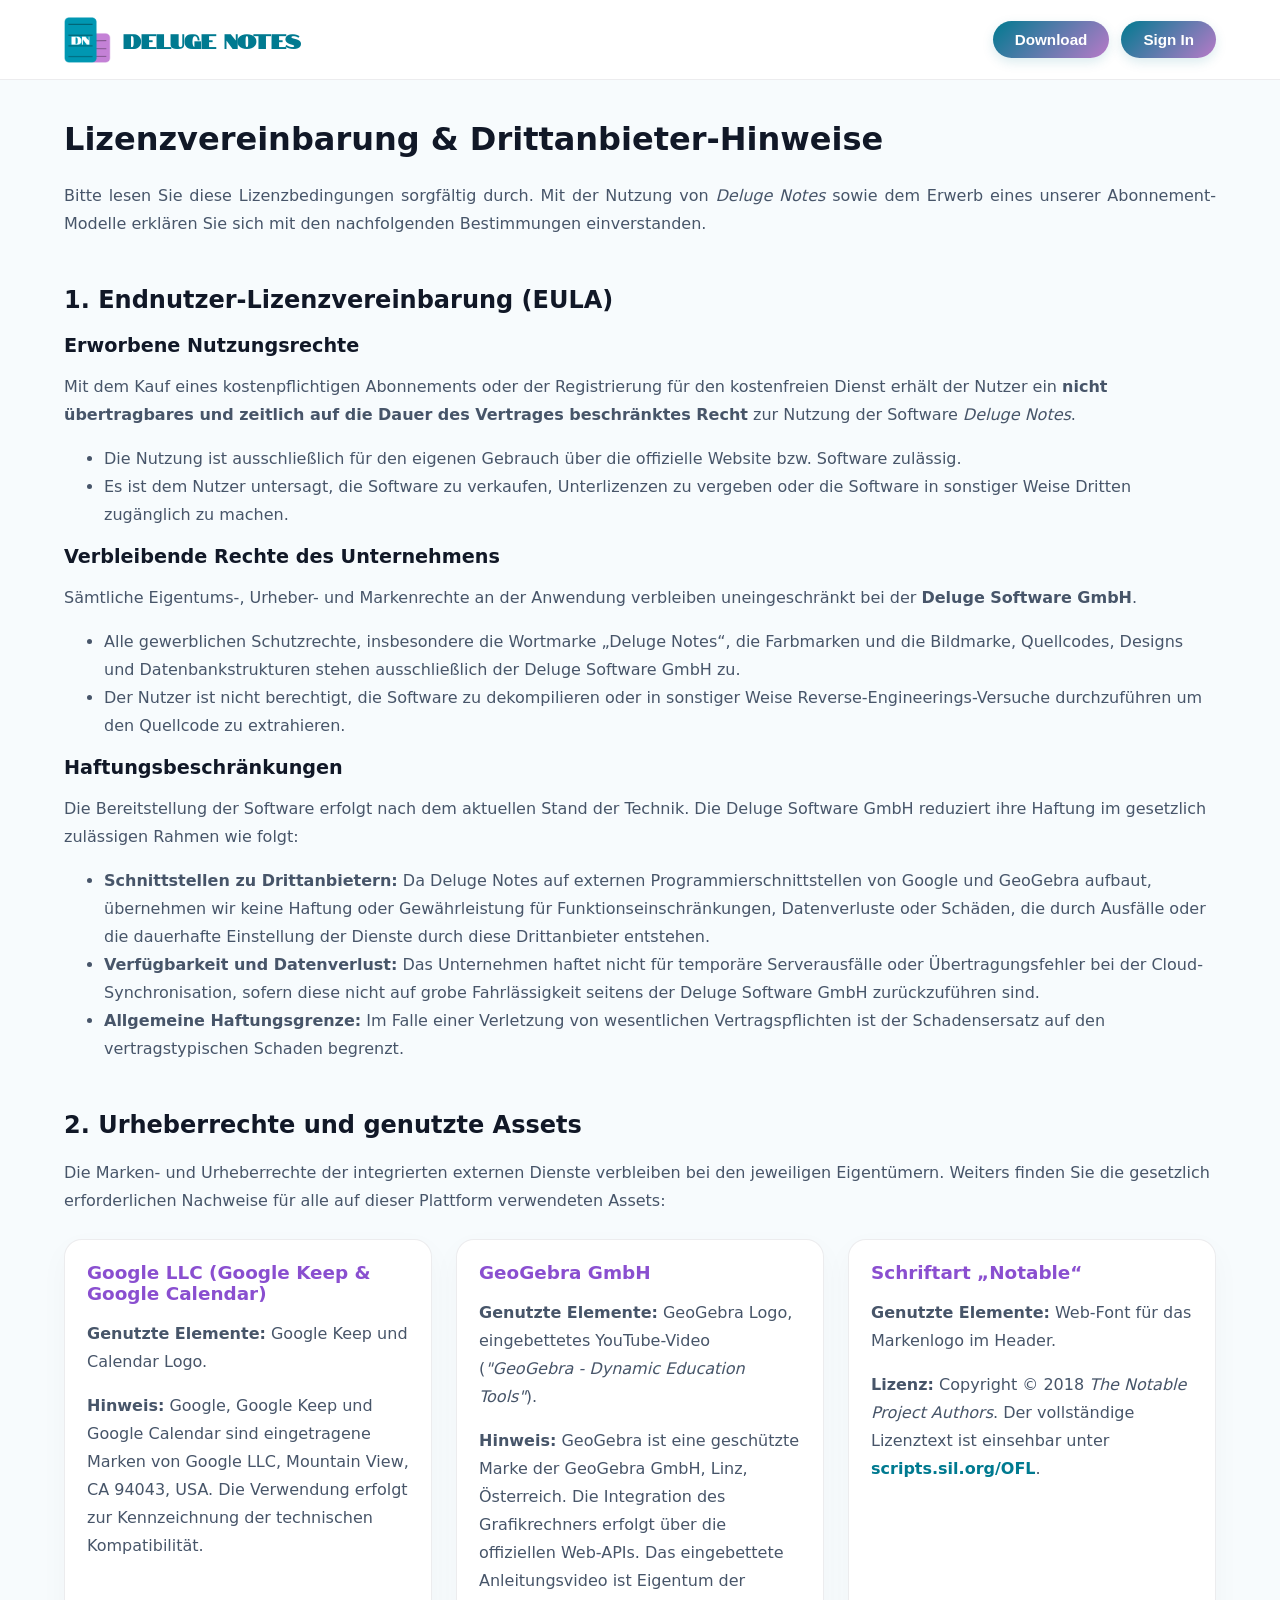
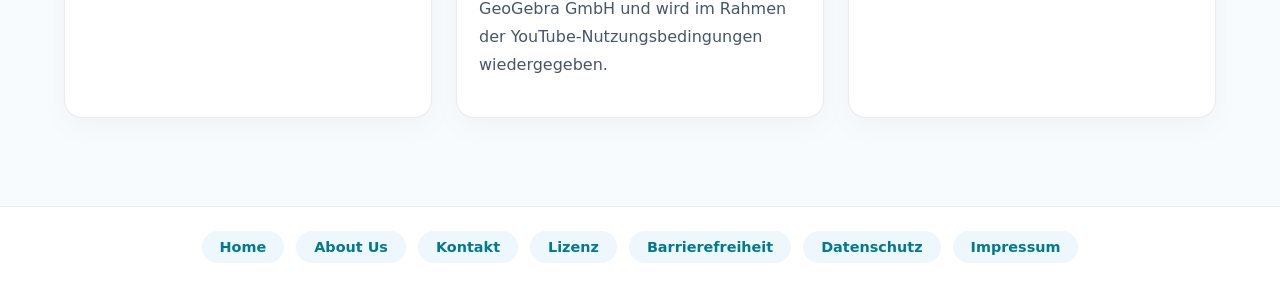
<file: lizenz.html>
<!doctype html>
<html lang="de">
  <head>
    <meta charset="UTF-8" />
    <meta name="viewport" content="width=device-width, initial-scale=1.0" />
    <title>Lizenz &amp; Nutzungsbedingungen - Deluge Notes</title>
    <link rel="stylesheet" href="style.css" />
  </head>
  <body>
    <header>
      <div class="header-inner">
        <a href="index.html" class="logo" aria-label="Deluge Notes Startseite">
          <img src="Logo.png" alt="Deluge Notes Logo" />
          <span>Deluge Notes</span>
        </a>
        <div class="header-actions">
          <button type="button">Download</button>
          <button type="button">Sign In</button>
        </div>
      </div>
    </header>

    <main>
      <h1>Lizenzvereinbarung &amp; Drittanbieter-Hinweise</h1>

      <section class="intro-section">
        <p>
          Bitte lesen Sie diese Lizenzbedingungen sorgfältig durch. Mit der
          Nutzung von <em>Deluge Notes</em> sowie dem Erwerb eines unserer
          Abonnement-Modelle erklären Sie sich mit den nachfolgenden
          Bestimmungen einverstanden.
        </p>
      </section>

      <section class="feature-section license-section">
        <h2 class="video-title">1. Endnutzer-Lizenzvereinbarung (EULA)</h2>

        <h3>Erworbene Nutzungsrechte</h3>
        <p>
          Mit dem Kauf eines kostenpflichtigen Abonnements oder der
          Registrierung für den kostenfreien Dienst erhält der Nutzer ein
          <strong
            >nicht übertragbares und zeitlich auf die Dauer des Vertrages
            beschränktes Recht</strong
          >
          zur Nutzung der Software <em>Deluge Notes</em>.
        </p>
        <ul>
          <li>
            Die Nutzung ist ausschließlich für den eigenen Gebrauch über die
            offizielle Website bzw. Software zulässig.
          </li>
          <li>
            Es ist dem Nutzer untersagt, die Software zu verkaufen,
            Unterlizenzen zu vergeben oder die Software in sonstiger Weise
            Dritten zugänglich zu machen.
          </li>
        </ul>

        <h3>Verbleibende Rechte des Unternehmens</h3>
        <p>
          Sämtliche Eigentums-, Urheber- und Markenrechte an der Anwendung
          verbleiben uneingeschränkt bei der
          <strong>Deluge Software GmbH</strong>.
        </p>
        <ul>
          <li>
            Alle gewerblichen Schutzrechte, insbesondere die Wortmarke „Deluge
            Notes“, die Farbmarken und die Bildmarke, Quellcodes, Designs und
            Datenbankstrukturen stehen ausschließlich der Deluge Software GmbH
            zu.
          </li>
          <li>
            Der Nutzer ist nicht berechtigt, die Software zu dekompilieren oder
            in sonstiger Weise Reverse-Engineerings-Versuche durchzuführen um
            den Quellcode zu extrahieren.
          </li>
        </ul>

        <h3>Haftungsbeschränkungen</h3>
        <p>
          Die Bereitstellung der Software erfolgt nach dem aktuellen Stand der
          Technik. Die Deluge Software GmbH reduziert ihre Haftung im gesetzlich
          zulässigen Rahmen wie folgt:
        </p>
        <ul>
          <li>
            <strong>Schnittstellen zu Drittanbietern:</strong> Da Deluge Notes
            auf externen Programmierschnittstellen von Google und GeoGebra
            aufbaut, übernehmen wir keine Haftung oder Gewährleistung für
            Funktionseinschränkungen, Datenverluste oder Schäden, die durch
            Ausfälle oder die dauerhafte Einstellung der Dienste durch diese
            Drittanbieter entstehen.
          </li>
          <li>
            <strong>Verfügbarkeit und Datenverlust:</strong> Das Unternehmen
            haftet nicht für temporäre Serverausfälle oder Übertragungsfehler
            bei der Cloud-Synchronisation, sofern diese nicht auf grobe
            Fahrlässigkeit seitens der Deluge Software GmbH zurückzuführen sind.
          </li>
          <li>
            <strong>Allgemeine Haftungsgrenze:</strong> Im Falle einer
            Verletzung von wesentlichen Vertragspflichten ist der Schadensersatz
            auf den vertragstypischen Schaden begrenzt.
          </li>
        </ul>
      </section>

      <section class="feature-section license-section">
        <h2 class="video-title">2. Urheberrechte und genutzte Assets</h2>
        <p>
          Die Marken- und Urheberrechte der integrierten externen Dienste
          verbleiben bei den jeweiligen Eigentümern. Weiters finden Sie die
          gesetzlich erforderlichen Nachweise für alle auf dieser Plattform
          verwendeten Assets:
        </p>

        <div class="license-card-grid">
          <div class="license-asset-card">
            <h3>Google LLC (Google Keep &amp; Google Calendar)</h3>
            <p>
              <strong>Genutzte Elemente:</strong> Google Keep und Calendar Logo.
            </p>
            <p>
              <strong>Hinweis:</strong> Google, Google Keep und Google Calendar
              sind eingetragene Marken von Google LLC, Mountain View, CA 94043,
              USA. Die Verwendung erfolgt zur Kennzeichnung der technischen
              Kompatibilität.
            </p>
          </div>

          <div class="license-asset-card">
            <h3>GeoGebra GmbH</h3>
            <p>
              <strong>Genutzte Elemente:</strong> GeoGebra Logo, eingebettetes
              YouTube-Video (<em>"GeoGebra - Dynamic Education Tools"</em>).
            </p>
            <p>
              <strong>Hinweis:</strong> GeoGebra ist eine geschützte Marke der
              GeoGebra GmbH, Linz, Österreich. Die Integration des
              Grafikrechners erfolgt über die offiziellen Web-APIs. Das
              eingebettete Anleitungsvideo ist Eigentum der GeoGebra GmbH und
              wird im Rahmen der YouTube-Nutzungsbedingungen wiedergegeben.
            </p>
          </div>

          <div class="license-asset-card">
            <h3>Schriftart „Notable“</h3>
            <p>
              <strong>Genutzte Elemente:</strong> Web-Font für das Markenlogo im
              Header.
            </p>
            <p>
              <strong>Lizenz:</strong> Copyright © 2018
              <em>The Notable Project Authors</em>. Der vollständige Lizenztext
              ist einsehbar unter
              <a
                href="https://openfontlicense.org/open-font-license-official-text/"
                target="_blank"
                style="color: #007a90"
                aria-label="Open Font License offizielle Textseite"
                >scripts.sil.org/OFL</a
              >.
            </p>
          </div>
        </div>
      </section>
    </main>

    <footer>
      <nav class="footer-nav" aria-label="Fußzeilen-Navigation">
        <a href="index.html">Home</a>
        <a href="about-us.html">About Us</a>
        <a href="kontakt.html">Kontakt</a>
        <a href="lizenz.html">Lizenz</a>
        <a href="barrierefreiheitserklaerung.html">Barrierefreiheit</a>
        <a href="datenschutz.html">Datenschutz</a>
        <a href="impressum.html">Impressum</a>
      </nav>
    </footer>
  </body>
</html>
</file>
<file: style.css>
@import url("https://fonts.googleapis.com/css2?family=Notable&display=swap");

html {
  box-sizing: border-box;
  height: 100%;
}

*,
*:before,
*:after {
  box-sizing: inherit;
}

html,
body {
  margin: 0;
  padding: 0;
  min-height: 100vh;
  background: #f7fbfd;
  color: #111827;
  font-family:
    Calibri,
    Inter,
    system-ui,
    -apple-system,
    BlinkMacSystemFont,
    "Segoe UI",
    sans-serif;
}

body {
  display: flex;
  flex-direction: column;
}

main {
  flex: 1;
  padding: 40px 24px;
  width: 100%;
  max-width: 1200px;
  margin: 0 auto;
}

h1,
h2,
h3,
h4,
h5,
h6 {
  color: #111827;
  margin-top: 0;
}

h1 {
  font-size: clamp(2rem, 2.5vw, 2.5rem);
  margin-bottom: 24px;
}

h2 {
  font-size: 1.5rem;
  margin-bottom: 20px;
}

h3 {
  font-size: 1.2rem;
  margin-bottom: 12px;
}

p,
li,
.video-caption {
  color: #475569;
  line-height: 1.75;
}

.intro-section p,
.video-caption,
.feature-card p,
.feature-list li,
.pricing-card p,
.legal-text p {
  text-align: justify;
  text-justify: inter-word;
  hyphens: auto;
}

a {
  color: #0197b2;
  text-decoration: none;
  font-weight: 600;
  transition:
    color 0.2s ease,
    text-decoration 0.2s ease;
}

a:hover,
a:focus {
  color: #0f7f96;
  text-decoration: underline;
}

a:focus,
button:focus,
input:focus,
select:focus,
textarea:focus {
  outline: 3px solid rgba(1, 151, 178, 0.3);
  outline-offset: 2px;
}

header {
  position: sticky;
  top: 0;
  z-index: 20;
  min-height: 80px;
  background: #ffffff;
  display: flex;
  align-items: center;
  justify-content: center;
  border-bottom: 1px solid rgba(15, 23, 42, 0.08);
}

.header-inner {
  display: flex;
  align-items: center;
  justify-content: space-between;
  width: 100%;
  max-width: 1200px;
  padding: 0 24px;
}

.logo {
  display: flex;
  align-items: center;
  gap: 12px;
  color: #0197b2;
}

.logo span {
  font-family: "Notable", Calibri, Inter, sans-serif;
  font-size: 1.2rem;
}

.logo img {
  height: 46px;
  width: auto;
  display: block;
}

.header-actions {
  display: flex;
  gap: 12px;
}

.header-actions button,
.submit-container button {
  padding: 10px 22px;
  border: none;
  border-radius: 999px;
  background: linear-gradient(135deg, #0197b2 0%, #b87ac8 100%);
  color: #ffffff;
  cursor: pointer;
  font-size: 0.95rem;
  font-weight: 600;
  transition:
    transform 0.2s ease,
    box-shadow 0.2s ease;
  box-shadow: 0 4px 12px rgba(1, 151, 178, 0.15);
}

.header-actions button:hover,
.submit-container button:hover {
  transform: translateY(-1px);
  box-shadow: 0 6px 20px rgba(1, 151, 178, 0.25);
}

footer {
  background: #ffffff;
  padding: 24px;
  display: flex;
  align-items: center;
  justify-content: center;
  border-top: 1px solid rgba(15, 23, 42, 0.08);
  margin-top: auto;
}

.footer-nav {
  display: flex;
  gap: 12px;
  flex-wrap: wrap;
  justify-content: center;
}

.footer-nav a {
  padding: 8px 18px;
  border-radius: 999px;
  background: #eef7fb;
  color: #0197b2;
  font-size: 0.9rem;
  font-weight: 500;
  transition:
    background 0.2s ease,
    color 0.2s ease,
    transform 0.2s ease;
}

.footer-nav a:hover,
.footer-nav a:focus {
  background: #0197b2;
  color: #ffffff;
  text-decoration: none;
  transform: translateY(-1px);
}

.feature-section {
  margin: 48px 0;
}

.feature-grid,
.pricing-grid,
.license-card-grid {
  display: grid;
  grid-template-columns: repeat(auto-fit, minmax(280px, 1fr));
  gap: 24px;
  margin: 24px 0;
}

.feature-list li,
.feature-card,
.pricing-card,
.license-asset-card {
  background: #ffffff;
  border: 1px solid rgba(15, 23, 42, 0.08);
  border-radius: 20px;
  padding: 28px 24px;
  box-shadow: 0 10px 30px rgba(15, 23, 42, 0.03);
  transition:
    transform 0.25s ease,
    box-shadow 0.25s ease,
    border-color 0.25s ease;
}

.feature-list {
  list-style: none;
  padding: 0;
  margin: 0;
  display: grid;
  grid-template-columns: repeat(auto-fit, minmax(280px, 1fr));
  gap: 24px;
}

.feature-list li:hover,
.license-asset-card:hover {
  transform: translateY(-6px);
  box-shadow: 0 20px 40px rgba(24, 119, 144, 0.1);
  border-color: #0197b2;
}

.feature-card:hover,
.pricing-card:hover {
  transform: translateY(-6px);
  box-shadow: 0 20px 40px rgba(184, 122, 200, 0.12);
  border-color: #b87ac8;
}

.feature-card img {
  width: 100%;
  height: 160px;
  object-fit: contain;
  display: block;
  margin-bottom: 20px;
  border-radius: 12px;
  background: #eef7fb;
  padding: 12px;
}

.feature-card h3,
.feature-list li strong:first-child {
  color: #111827;
  font-size: 1.25rem;
  margin-bottom: 12px;
}

.feature-card p strong,
.feature-list li strong {
  display: block;
  margin-top: 4px;
  color: #111827;
}

.pricing-card {
  text-align: center;
}

.pricing-card h3 {
  color: #0197b2;
  font-size: 1.3rem;
  margin-bottom: 8px;
}

.pricing-value {
  font-size: 2rem;
  font-weight: 700;
  margin: 12px 0 18px;
  color: #b87ac8;
}

.license-asset-card h3 {
  color: #b87ac8;
}

.legal-text h2 {
  color: #0197b2;
  margin-top: 32px;
  border-bottom: 1px solid rgba(15, 23, 42, 0.08);
  padding-bottom: 8px;
}

.legal-text p {
  margin-bottom: 14px;
}

.video-section {
  margin: 48px 0;
}

.video-container {
  width: 100%;
  max-width: 800px;
  aspect-ratio: 16 / 9;
  margin: 0 auto;
  border-radius: 20px;
  overflow: hidden;
  background: #000000;
  box-shadow: 0 20px 50px rgba(1, 151, 178, 0.15);
}

.video-container iframe {
  width: 100%;
  height: 100%;
  border: 0;
}

.video-caption {
  margin: 16px auto 0;
  max-width: 800px;
  text-align: center;
  font-size: 0.95rem;
}

.form-group {
  margin-bottom: 20px;
}

.form-group label {
  display: block;
  margin-bottom: 8px;
  font-weight: 600;
  color: #111827;
  font-size: 0.95rem;
}

.form-group input[type="text"],
.form-group input[type="email"],
.form-group select,
.form-group textarea {
  width: 100%;
  padding: 12px 16px;
  border: 1px solid rgba(15, 23, 42, 0.15);
  border-radius: 12px;
  background: #ffffff;
  color: #111827;
  font-family: inherit;
  font-size: 1rem;
  transition:
    border-color 0.2s ease,
    box-shadow 0.2s ease;
}

.form-group input:focus,
.form-group select:focus,
.form-group textarea:focus {
  outline: none;
  border-color: #0197b2;
  box-shadow: 0 0 0 4px rgba(1, 151, 178, 0.15);
}

.checkbox-group {
  display: flex;
  align-items: flex-start;
  gap: 12px;
  margin: 24px 0;
}

.checkbox-group input[type="checkbox"] {
  margin-top: 4px;
  width: 16px;
  height: 16px;
  accent-color: #0197b2;
}

.checkbox-group label {
  font-size: 0.9rem;
  line-height: 1.6;
  color: #475569;
}

.submit-container {
  text-align: right;
}

.submit-container button {
  padding: 12px 32px;
  font-size: 1rem;
}

.privacy-table {
  width: 100%;
  border-collapse: separate;
  border-spacing: 0;
  margin: 24px 0 40px;
  background: #ffffff;
  border-radius: 14px;
  overflow: hidden;
  border: 1px solid rgba(15, 23, 42, 0.08);
  box-shadow: 0 10px 30px rgba(15, 23, 42, 0.03);
}

.privacy-table th,
.privacy-table td {
  padding: 16px 20px;
  text-align: left;
  border-bottom: 1px solid rgba(15, 23, 42, 0.06);
  font-size: 0.95rem;
}

.privacy-table th {
  background-color: #eef7fb;
  color: #007a90;
  font-weight: 700;
  border-bottom: 1px solid rgba(15, 23, 42, 0.1);
}

.privacy-table tr:last-child td {
  border-bottom: none;
}

@media (max-width: 768px) {
  .privacy-table,
  .privacy-table tbody,
  .privacy-table tr,
  .privacy-table td,
  .privacy-table th {
    display: block;
    width: 100%;
  }

  .privacy-table th {
    display: none;
  }

  .privacy-table tr {
    margin-bottom: 20px;
    border-bottom: 2px solid rgba(15, 23, 42, 0.08);
  }

  .privacy-table td {
    text-align: right;
    padding-left: 45%;
    position: relative;
  }

  .privacy-table td::before {
    content: attr(data-label);
    position: absolute;
    left: 20px;
    width: 40%;
    text-align: left;
    font-weight: 700;
    color: #0197b2;
  }
}
a {
  color: #007a90;
  text-decoration: none;
  font-weight: 600;
  transition: color 0.2s ease;
}

a:hover,
a:focus {
  color: #005666;
  text-decoration: underline;
}

.logo {
  display: flex;
  align-items: center;
  gap: 12px;
  color: #007a90;
}

.logo span {
  font-family: "Notable", Calibri, Inter, sans-serif;
  font-size: 1.2rem;
}

.header-actions button,
.submit-container button {
  padding: 10px 22px;
  border: none;
  border-radius: 999px;
  background: linear-gradient(135deg, #007a90 0%, #b87ac8 100%);
  color: #ffffff;
  cursor: pointer;
  font-size: 0.95rem;
  font-weight: 600;
  transition:
    transform 0.2s ease,
    box-shadow 0.2s ease,
    background 0.2s ease;
  box-shadow: 0 4px 12px rgba(0, 122, 144, 0.15);
}

.header-actions button:hover,
.submit-container button:hover {
  transform: translateY(-1px);
  background: linear-gradient(135deg, #005666 0%, #a163b1 100%);
  box-shadow: 0 6px 20px rgba(0, 86, 102, 0.25);
}

.footer-nav a {
  padding: 8px 18px;
  border-radius: 999px;
  background: #eef7fb;
  color: #007a90;
  font-size: 0.9rem;
  font-weight: 600;
  transition:
    background 0.2s ease,
    color 0.2s ease,
    transform 0.2s ease;
}

.footer-nav a:hover,
.footer-nav a:focus {
  background: #007a90;
  color: #ffffff;
  text-decoration: none;
  transform: translateY(-1px);
}
.license-asset-card {
  background: #ffffff;
  border: 1px solid rgba(15, 23, 42, 0.08);
  border-radius: 18px;
  padding: 22px;
  box-shadow: 0 10px 30px rgba(15, 23, 42, 0.03);
}

.license-asset-card h3 {
  margin: 0 0 10px 0;
  color: #8a4fd0;
  font-size: 1.15rem;
  font-weight: 700;
}

.license-asset-card code {
  background: #f0e9f7;
  color: #5b2b94;
  padding: 4px 8px;
  border-radius: 6px;
  font-size: 0.9rem;
  font-weight: 600;
}

.cookie-popup {
  position: fixed;
  bottom: 24px;
  right: 24px;
  left: 24px;
  z-index: 100;
  max-width: 500px;
  margin: 0 auto;
  background: #ffffff;
  border: 2px solid rgba(15, 23, 42, 0.1);
  border-radius: 16px;
  box-shadow: 0 20px 50px rgba(15, 23, 42, 0.15);
}

@media (min-width: 640px) {
  .cookie-popup {
    left: auto;
    margin: 0;
  }
}

.cookie-popup-content {
  padding: 24px;
}

.cookie-popup-content h2 {
  font-size: 1.25rem;
  margin-bottom: 8px;
  color: #111827;
}

.cookie-popup-content p {
  font-size: 0.9rem;
  line-height: 1.6;
  color: #475569;
  margin-bottom: 20px;
}

.cookie-popup-content a {
  color: #007a90;
  text-decoration: underline;
}

.cookie-popup-actions {
  display: flex;
  gap: 12px;
  justify-content: flex-end;
  flex-wrap: wrap;
}

.cookie-popup-actions button {
  padding: 10px 20px;
  border: none;
  border-radius: 999px;
  font-size: 0.9rem;
  font-weight: 600;
  cursor: pointer;
  transition:
    background 0.2s ease,
    transform 0.2s ease;
}

.btn-cookie-primary {
  background: #007a90;
  color: #ffffff;
}

.btn-cookie-primary:hover,
.btn-cookie-primary:focus {
  background: #005666;
  transform: translateY(-1px);
}

.btn-cookie-secondary {
  background: #eef7fb;
  color: #007a90;
}

.btn-cookie-secondary:hover,
.btn-cookie-secondary:focus {
  background: #ded9e2;
  transform: translateY(-1px);
}
</file>
